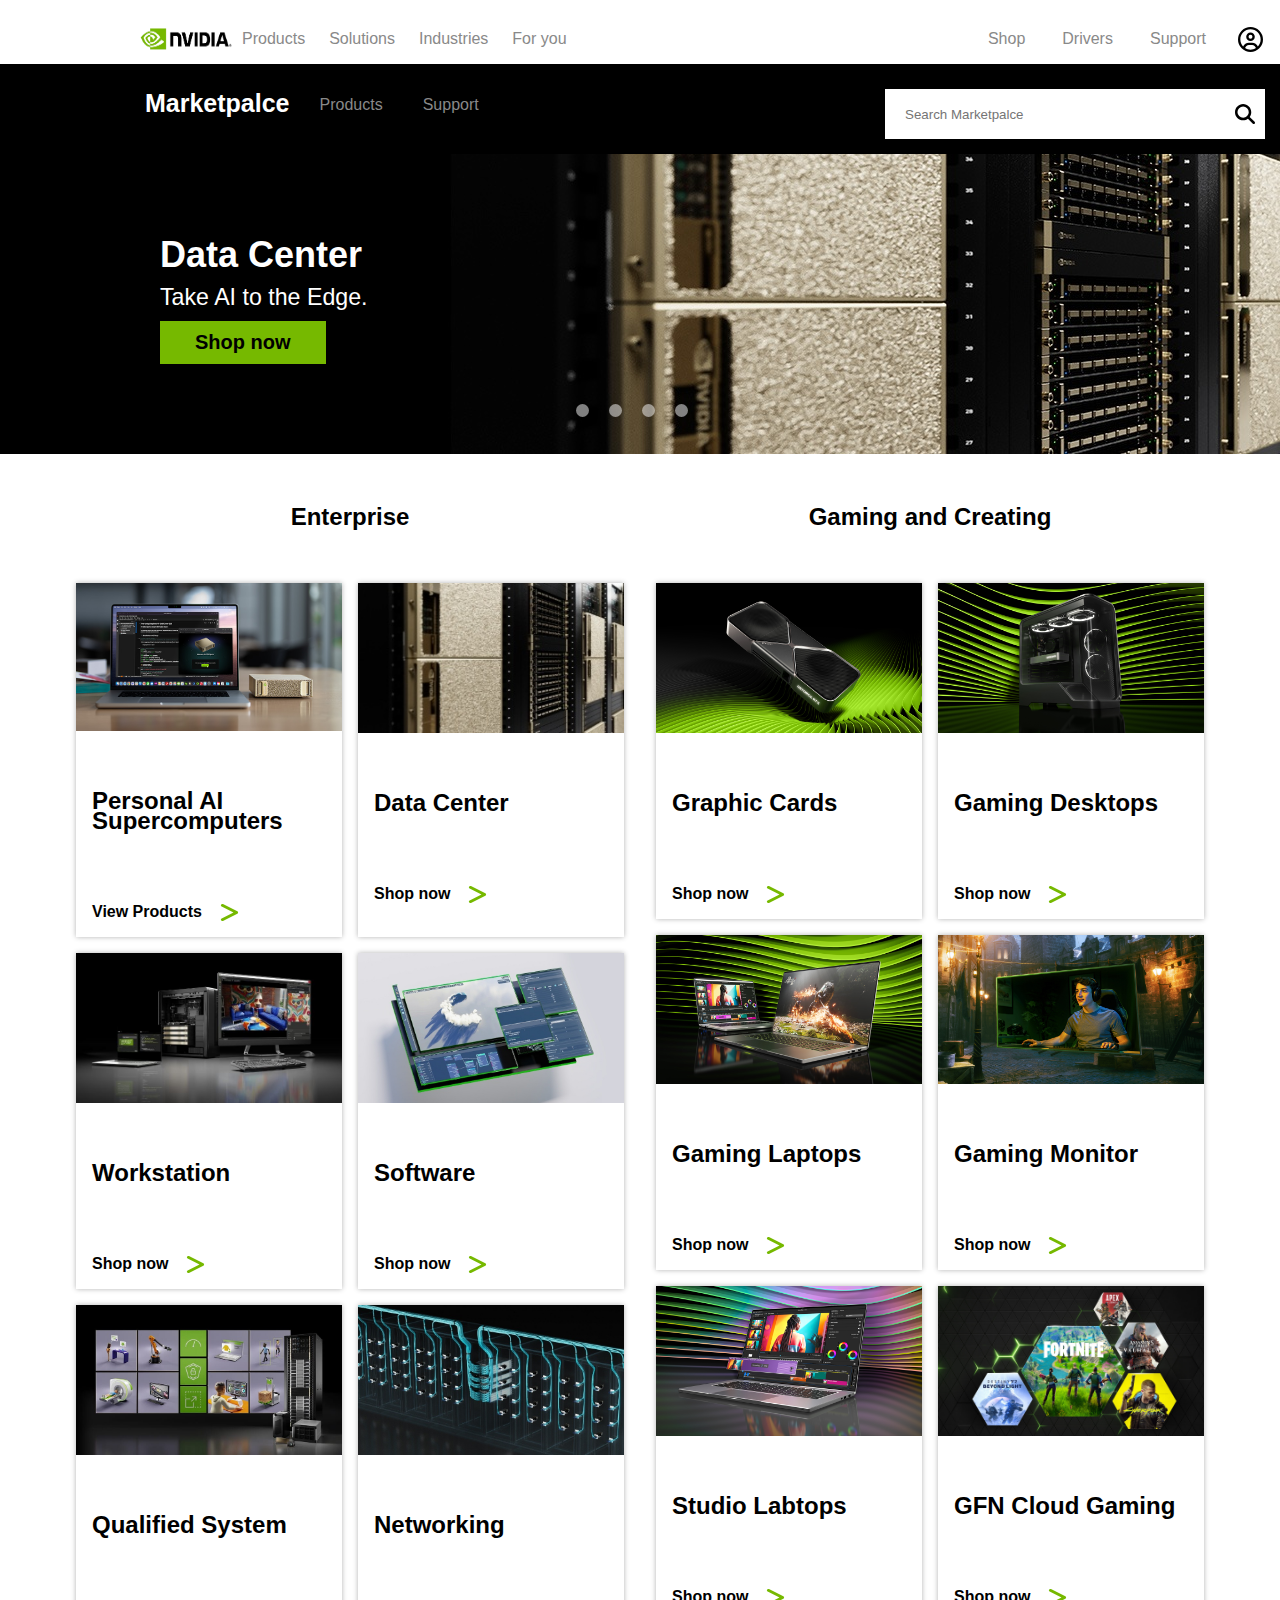
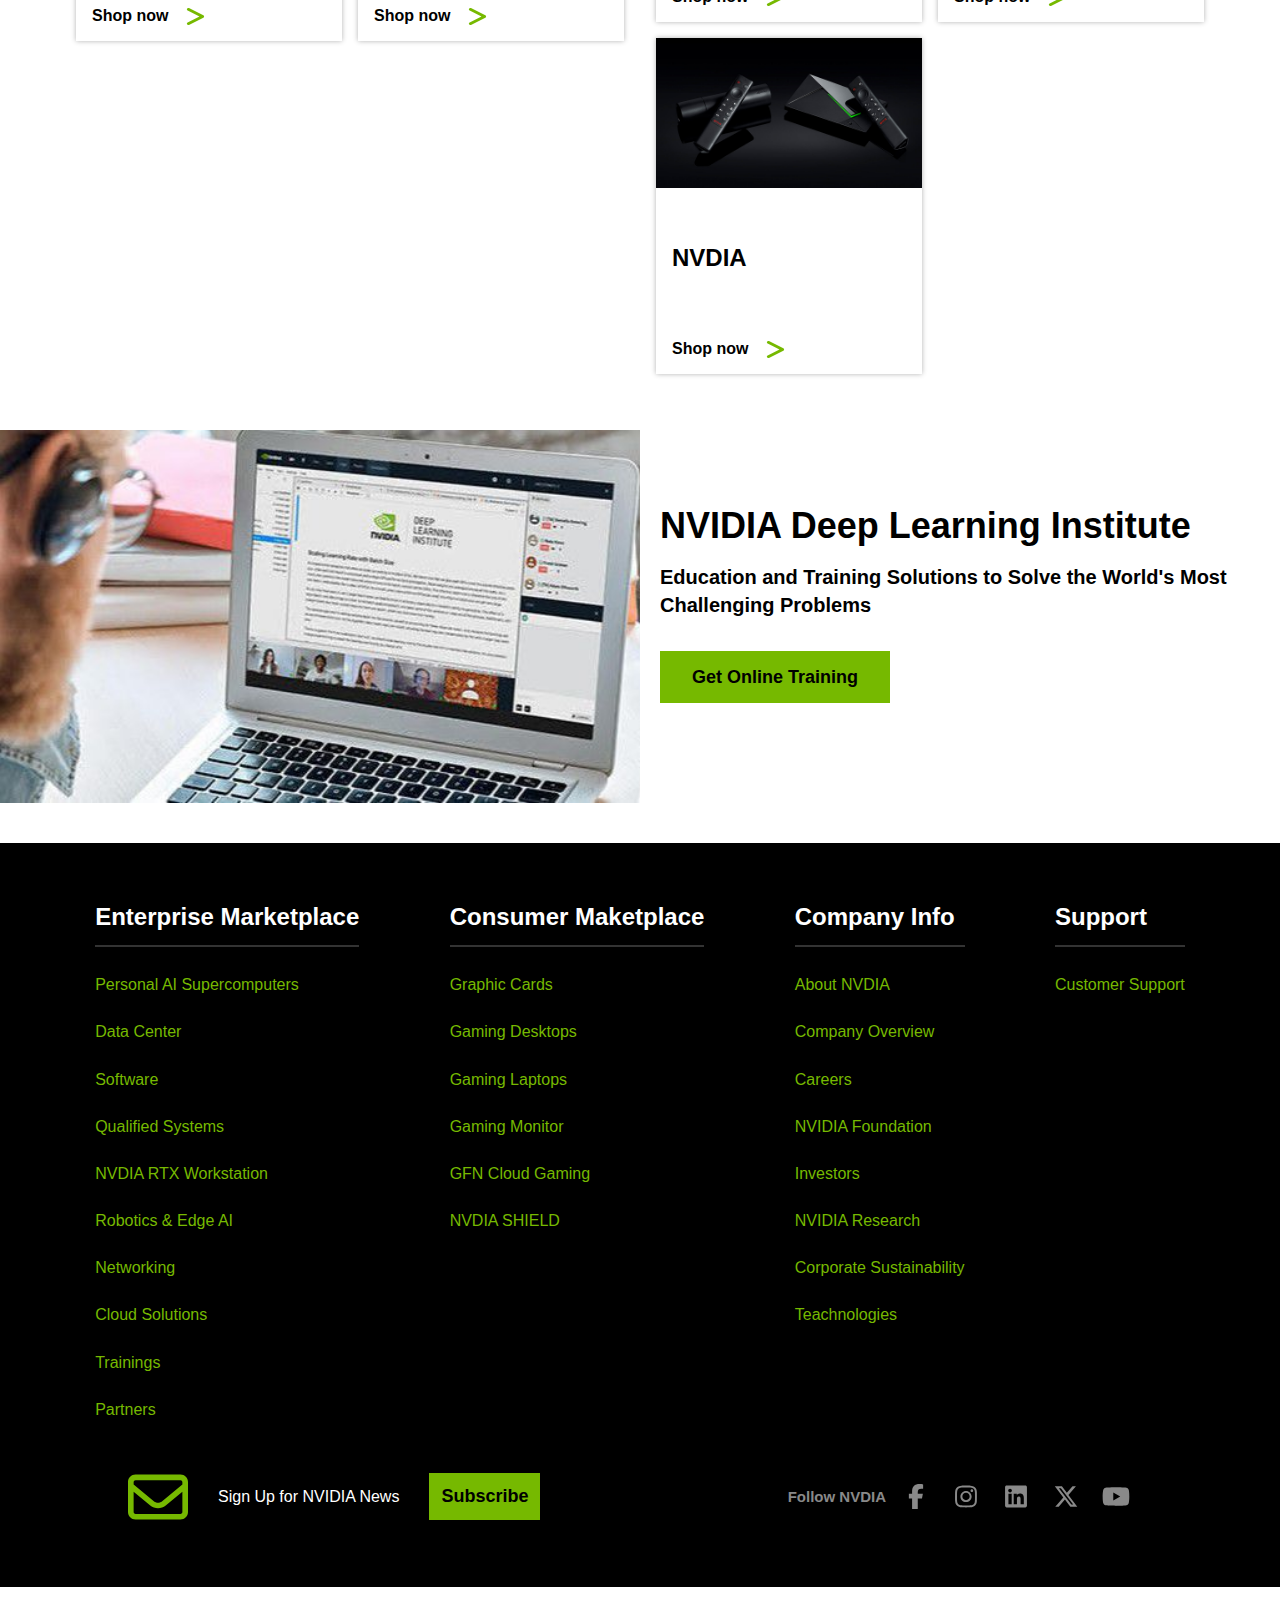
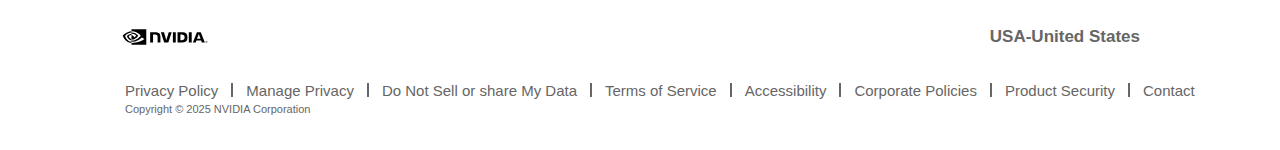
<file: index.html>
<!DOCTYPE html>
<html lang="en">
<head>
    <meta charset="UTF-8">
    <meta name="viewport" content="width=device-width, initial-scale=1.0">
    <link rel="stylesheet" href="./Web/style.css">
    <link href="https://fonts.cdnfonts.com/css/handelgothic-bt" rel="stylesheet">
    <!-- <link rel="stylesheet" href="https://cdnjs.cloudflare.com/ajax/libs/fontawesome-iconpicker/3.2.0/js/fontawesome-iconpicker.min.js">
    <script src="https://cdnjs.cloudflare.com/ajax/libs/fontawesome-iconpicker/3.2.0/js/fontawesome-iconpicker.min.js" integrity="sha512-7dlzSK4Ulfm85ypS8/ya0xLf3NpXiML3s6HTLu4qDq7WiJWtLLyrXb9putdP3/1umwTmzIvhuu9EW7gHYSVtCQ==" crossorigin="anonymous" referrerpolicy="no-referrer"></script>
     -->
    <link rel="stylesheet" href="https://cdnjs.cloudflare.com/ajax/libs/font-awesome/4.7.0/css/font-awesome.min.css">         
    <title>INT150_Project</title>
</head>
<body>
    <!-- Frist-Navbar -->
    <div class="allnav">
        <div class="navdiv">
            <nav class="navbar hidden-phone">
    
                <ul class="top-nav">
                    <div class="bar">
                        <div class="logo"><a href="#"><img class="logo" src="./image/logo-removebg-preview.png" alt=""></a>
                        </div>
                        <li><a href="#">Products</a></li>
                        <li><a href="#">Solutions</a></li>
                        <li><a href="#">Industries</a></li>
                        <li><a href="#">For you </a></li>
    
                    </div>
    
                    <ul class="nav-right">
                        <li><a href="#">Shop</a></li>
                        <li><a href="#">Drivers</a></li>
                        <li><a href="#">Support</a></li>
                        <a class="user" href=""><svg xmlns="http://www.w3.org/2000/svg"
                                viewBox="0 0 512 512"><!--!Font Awesome Free 6.7.2 by @fontawesome - https://fontawesome.com License - https://fontawesome.com/license/free Copyright 2025 Fonticons, Inc.-->
                                <path
                                    d="M406.5 399.6C387.4 352.9 341.5 320 288 320l-64 0c-53.5 0-99.4 32.9-118.5 79.6C69.9 362.2 48 311.7 48 256C48 141.1 141.1 48 256 48s208 93.1 208 208c0 55.7-21.9 106.2-57.5 143.6zm-40.1 32.7C334.4 452.4 296.6 464 256 464s-78.4-11.6-110.5-31.7c7.3-36.7 39.7-64.3 78.5-64.3l64 0c38.8 0 71.2 27.6 78.5 64.3zM256 512A256 256 0 1 0 256 0a256 256 0 1 0 0 512zm0-272a40 40 0 1 1 0-80 40 40 0 1 1 0 80zm-88-40a88 88 0 1 0 176 0 88 88 0 1 0 -176 0z" />
                            </svg></a>
                    </ul>
                </ul>
    
            </nav>
            <!-- nav for mobile -->
            <div class="nav-mobile hidden-com " ;">
                <div class="mobile">
                    <a class="bar" href="#"><svg xmlns="http://www.w3.org/2000/svg"
                            viewBox="0 0 448 512"><!--!Font Awesome Free 6.7.2 by @fontawesome - https://fontawesome.com License - https://fontawesome.com/license/free Copyright 2025 Fonticons, Inc.-->
                            <path
                                d="M0 96C0 78.3 14.3 64 32 64l384 0c17.7 0 32 14.3 32 32s-14.3 32-32 32L32 128C14.3 128 0 113.7 0 96zM0 256c0-17.7 14.3-32 32-32l384 0c17.7 0 32 14.3 32 32s-14.3 32-32 32L32 288c-17.7 0-32-14.3-32-32zM448 416c0 17.7-14.3 32-32 32L32 448c-17.7 0-32-14.3-32-32s14.3-32 32-32l384 0c17.7 0 32 14.3 32 32z" />
                        </svg></a>
                    <a class="glass" href="#"><svg xmlns="http://www.w3.org/2000/svg"viewBox="0 0 512 512"><!--!Font Awesome Free 6.7.2 by @fontawesome - https://fontawesome.com License - https://fontawesome.com/license/free Copyright 2025 Fonticons, Inc.-->
                            <path
                                d="M416 208c0 45.9-14.9 88.3-40 122.7L502.6 457.4c12.5 12.5 12.5 32.8 0 45.3s-32.8 12.5-45.3 0L330.7 376c-34.4 25.2-76.8 40-122.7 40C93.1 416 0 322.9 0 208S93.1 0 208 0S416 93.1 416 208zM208 352a144 144 0 1 0 0-288 144 144 0 1 0 0 288z" />
                        </svg></a>
                </div>
    
                <!-- logo-mobile -->
                <div class="logo-mobile">
                    <img src="./image/logo-removebg-preview.png" alt="">
    
                    <!-- <div class="nv-logo">
        
                        </div> -->
                    <!-- logo user -->
                </div>
                <div class="user-logo">
                    <a href="#"><svg id="user-nv" xmlns="http://www.w3.org/2000/svg"
                            viewBox="0 0 512 512"><!--!Font Awesome Free 6.7.2 by @fontawesome - https://fontawesome.com License - https://fontawesome.com/license/free Copyright 2025 Fonticons, Inc.-->
                            <path
                                d="M406.5 399.6C387.4 352.9 341.5 320 288 320l-64 0c-53.5 0-99.4 32.9-118.5 79.6C69.9 362.2 48 311.7 48 256C48 141.1 141.1 48 256 48s208 93.1 208 208c0 55.7-21.9 106.2-57.5 143.6zm-40.1 32.7C334.4 452.4 296.6 464 256 464s-78.4-11.6-110.5-31.7c7.3-36.7 39.7-64.3 78.5-64.3l64 0c38.8 0 71.2 27.6 78.5 64.3zM256 512A256 256 0 1 0 256 0a256 256 0 1 0 0 512zm0-272a40 40 0 1 1 0-80 40 40 0 1 1 0 80zm-88-40a88 88 0 1 0 176 0 88 88 0 1 0 -176 0z" />
                        </svg></a>
    
                </div>
            </div>
        </div>
        <!-- Second-navbar -->
        <div class="navdiv2">
            <ul class="sec-nav">
                <div class="space">
                    <b>Marketpalce</b>
                    <a href="#">Products </a>
                    <a href="#">Support</a>
                </div>
                <!-- bar mobile -->
                <div class="bar-2">
                    <svg id="burger" aria-hidden="true" focusable="false" data-prefix="fas" data-icon="bars"
                        class="svg-inline--fa fa-bars " role="img" xmlns="http://www.w3.org/2000/svg" viewBox="0 0 448 512"
                        color="#fff" font-size="20">
                        <path fill="currentColor"
                            d="M0 96C0 78.3 14.3 64 32 64l384 0c17.7 0 32 14.3 32 32s-14.3 32-32 32L32 128C14.3 128 0 113.7 0 96zM0 256c0-17.7 14.3-32 32-32l384 0c17.7 0 32 14.3 32 32s-14.3 32-32 32L32 288c-17.7 0-32-14.3-32-32zM448 416c0 17.7-14.3 32-32 32L32 448c-17.7 0-32-14.3-32-32s14.3-32 32-32l384 0c17.7 0 32 14.3 32 32z">
                        </path>
                    </svg>
    
                </div>
    
    
                <div class="search">
                    <input class="search-box" type="text" placeholder="Search Marketpalce">
                    <a class="search-2" href=""><svg  xmlns="http://www.w3.org/2000/svg" viewBox="0 0 512 512" style="width: 20px; "><!--!Font Awesome Free 6.7.2 by @fontawesome - https://fontawesome.com License - https://fontawesome.com/license/free Copyright 2025 Fonticons, Inc.--><path style="fill: black;" d="M416 208c0 45.9-14.9 88.3-40 122.7L502.6 457.4c12.5 12.5 12.5 32.8 0 45.3s-32.8 12.5-45.3 0L330.7 376c-34.4 25.2-76.8 40-122.7 40C93.1 416 0 322.9 0 208S93.1 0 208 0S416 93.1 416 208zM208 352a144 144 0 1 0 0-288 144 144 0 1 0 0 288z"/></svg></a>
                </div>
    
            </ul>
    
        </div>
    </div>
<!-- carousel content -->
    <div class="carousel-content">
        <div class="carousel-image">
            <div class="slides" id="slide1">
                <div class="slide-content">
                    <h1>NVIDIA DGX Spark</h1>
                    <p>Thin and Powerful GeForce Laptops</p>
                    <a href="">
                        <button>Reserve Now</button></a>
                </div>
            </div>
            <div class="slides" id="slide2">
                 <div class="slide-content">
                    <h1>Data Center</h1>
                    <p>Take AI to the Edge.</p>
                    <a href="">
                        <button>Shop now</button></a>
                </div>
            </div>
            <!-- <div class="slides" id="brokecontainer">
                <h1>hwdwjoi</h1 >
                <img id="broke" src="/image/geforce-rtx-50-series-ari.jpg" alt="geforce" style="width: 100%;">
            </div> -->
            <!-- got problem in 3  -->
            <div class="slides" id="slide3">
                <div class="slide-content">
                    <h1>Robotics Marketplace</h1>
                    <p>Buy the latest developer kits</p>
                    <a href="">
                        <button>Shop now</button></a>
                </div>
            </div>
            <div class="slides" id="slide4">
                <div class="slide-content">
                    <h1>Worker by Day. Warrior by Night.</h1>
                    <p>Thin and Powerful GeForce Laptops</p>
                    <a href="">
                        <button>Shop now</button></a>
                </div>
            </div>
            
            
        </div>
        <div class="dots">
                <a class="dot" onclick="currentSlide(1)"></a> 
                <a class="dot" onclick="currentSlide(2)"></a> 
                <!-- <a class="dot" onclick="currentSlide(3)"></a>  -->
                <a class="dot" onclick="currentSlide(3)"></a> 
                <a class="dot" onclick="currentSlide(4)"></a> 
        </div>
        
        
    </div>
<div class="fomat"
    <div class="col-flex">
        <div class="enterprise-col">
            <h3>Enterprise</h3>

            <div class="row-en">
                <div class="card">
                    
                    <!-- Personal AI -->
                    <div class="header">
                        <div class="image-container">
                            <img  src="./image/dgx-spark.jpg" alt="Personal AI">
                        </div>
                        <h3>Personal AI Supercomputers</h3>
                        <div class="chevron">
                            <h4>View Products</h4> 
                            <a href="#"><svg xmlns="http://www.w3.org/2000/svg" viewBox="0 0 384 512"><!--!Font Awesome Free 6.7.2 by @fontawesome - https://fontawesome.com License - https://fontawesome.com/license/free Copyright 2025 Fonticons, Inc.--><path d="M3.4 81.7c-7.9 15.8-1.5 35 14.3 42.9L280.5 256 17.7 387.4C1.9 395.3-4.5 414.5 3.4 430.3s27.1 22.2 42.9 14.3l320-160c10.8-5.4 17.7-16.5 17.7-28.6s-6.8-23.2-17.7-28.6l-320-160c-15.8-7.9-35-1.5-42.9 14.3z"/></svg></a>
                        </div>
                    </div>
                        <!-- data -->
                        <div class="header" >
                            <div class="image-container">
                                <img  src="./image/data-center.jpg" alt="Data Center">
                            </div>
                            <h3>Data Center</h3>
                            <div class="chevron">
                                <h4>Shop now</h4> 
                                <a href="#"><svg xmlns="http://www.w3.org/2000/svg" viewBox="0 0 384 512"><!--!Font Awesome Free 6.7.2 by @fontawesome - https://fontawesome.com License - https://fontawesome.com/license/free Copyright 2025 Fonticons, Inc.--><path d="M3.4 81.7c-7.9 15.8-1.5 35 14.3 42.9L280.5 256 17.7 387.4C1.9 395.3-4.5 414.5 3.4 430.3s27.1 22.2 42.9 14.3l320-160c10.8-5.4 17.7-16.5 17.7-28.6s-6.8-23.2-17.7-28.6l-320-160c-15.8-7.9-35-1.5-42.9 14.3z"/></svg></a>
                               
                            </div>
                        </div>
                    
                    
                        <!-- workstations -->
                         <div class="header">
                            <img src="./image/workstation.png" alt="workstation">
                            <h3>Workstation</h3>
                            <div class="chevron"> 
                                <h4>Shop now</h4>
                                <a href="#"><svg xmlns="http://www.w3.org/2000/svg" viewBox="0 0 384 512"><!--!Font Awesome Free 6.7.2 by @fontawesome - https://fontawesome.com License - https://fontawesome.com/license/free Copyright 2025 Fonticons, Inc.--><path d="M3.4 81.7c-7.9 15.8-1.5 35 14.3 42.9L280.5 256 17.7 387.4C1.9 395.3-4.5 414.5 3.4 430.3s27.1 22.2 42.9 14.3l320-160c10.8-5.4 17.7-16.5 17.7-28.6s-6.8-23.2-17.7-28.6l-320-160c-15.8-7.9-35-1.5-42.9 14.3z"/></svg></a>
                            </div>
                         </div>
                    

                    
                        <!-- Software -->
                     <div class="header">
                        <img src="./image/softwareTablets.jpg" alt="Software">
                        <h3>Software</h3>
                        <div class="chevron">
                            <h4>Shop now</h4>
                            <a href="#"><svg xmlns="http://www.w3.org/2000/svg" viewBox="0 0 384 512"><!--!Font Awesome Free 6.7.2 by @fontawesome - https://fontawesome.com License - https://fontawesome.com/license/free Copyright 2025 Fonticons, Inc.--><path d="M3.4 81.7c-7.9 15.8-1.5 35 14.3 42.9L280.5 256 17.7 387.4C1.9 395.3-4.5 414.5 3.4 430.3s27.1 22.2 42.9 14.3l320-160c10.8-5.4 17.7-16.5 17.7-28.6s-6.8-23.2-17.7-28.6l-320-160c-15.8-7.9-35-1.5-42.9 14.3z"/></svg></a>
                        </div>
                     </div>
                   
                     
                   
                        <!-- Qualified System -->
                        <div class="header">
                        <img src="./image/qualifiedSystems.jpg" alt="Qualified System">
                        <h3>Qualified System</h3>
                        <div class="chevron">
                            <h4>Shop now</h4>
                            <a href="#"><svg xmlns="http://www.w3.org/2000/svg" viewBox="0 0 384 512"><!--!Font Awesome Free 6.7.2 by @fontawesome - https://fontawesome.com License - https://fontawesome.com/license/free Copyright 2025 Fonticons, Inc.--><path d="M3.4 81.7c-7.9 15.8-1.5 35 14.3 42.9L280.5 256 17.7 387.4C1.9 395.3-4.5 414.5 3.4 430.3s27.1 22.2 42.9 14.3l320-160c10.8-5.4 17.7-16.5 17.7-28.6s-6.8-23.2-17.7-28.6l-320-160c-15.8-7.9-35-1.5-42.9 14.3z"/></svg></a>
                        </div>
                     </div>
                    

                    
                     <!-- Networking -->
                     <div class="header">
                        <img src="./image/networking.png" alt="Networking">
                        <h3>Networking</h3>
                        <div class="chevron">
                            <h4>Shop now</h4>
                            <a href="#"><svg xmlns="http://www.w3.org/2000/svg" viewBox="0 0 384 512"><!--!Font Awesome Free 6.7.2 by @fontawesome - https://fontawesome.com License - https://fontawesome.com/license/free Copyright 2025 Fonticons, Inc.--><path d="M3.4 81.7c-7.9 15.8-1.5 35 14.3 42.9L280.5 256 17.7 387.4C1.9 395.3-4.5 414.5 3.4 430.3s27.1 22.2 42.9 14.3l320-160c10.8-5.4 17.7-16.5 17.7-28.6s-6.8-23.2-17.7-28.6l-320-160c-15.8-7.9-35-1.5-42.9 14.3z"/></svg></a>
                        </div>
                     </div>
                    

                     
                     
                </div>

            </div>
    
        </div>
        <!------------------------------- Gaming----------------------------------------- -->
        <div class="enterprise-game">
            <h3>Gaming and Creating</h3>
        
            <div class="row-game">
                <div class="card">
                    <!-- graphic cards -->
                    <div class="header2">
                        <img  src="./image/geforce-rtx-50-series-ari.jpg" alt="Graphic Cards">
                        <h3>Graphic Cards</h3>
                        <div class="chevron">
                            <h4>Shop now</h4>
                            <a href="#"><svg xmlns="http://www.w3.org/2000/svg" viewBox="0 0 384 512"><!--!Font Awesome Free 6.7.2 by @fontawesome - https://fontawesome.com License - https://fontawesome.com/license/free Copyright 2025 Fonticons, Inc.--><path d="M3.4 81.7c-7.9 15.8-1.5 35 14.3 42.9L280.5 256 17.7 387.4C1.9 395.3-4.5 414.5 3.4 430.3s27.1 22.2 42.9 14.3l320-160c10.8-5.4 17.7-16.5 17.7-28.6s-6.8-23.2-17.7-28.6l-320-160c-15.8-7.9-35-1.5-42.9 14.3z"/></svg></a>

                        </div>
                    </div>
                    
                    <!-- Gaming Desktops-->
                     <div class="header2">
                        <img src="./image/geforce-rtx-5070ti-nv-sfg-thumbnail-1920x1080.jpg" alt="Gaming Desktops">
                        <h3>Gaming Desktops</h3>
                        <div class="chevron">
                            <h4>Shop now</h4>
                            <a href="#"><svg xmlns="http://www.w3.org/2000/svg" viewBox="0 0 384 512"><!--!Font Awesome Free 6.7.2 by @fontawesome - https://fontawesome.com License - https://fontawesome.com/license/free Copyright 2025 Fonticons, Inc.--><path d="M3.4 81.7c-7.9 15.8-1.5 35 14.3 42.9L280.5 256 17.7 387.4C1.9 395.3-4.5 414.5 3.4 430.3s27.1 22.2 42.9 14.3l320-160c10.8-5.4 17.7-16.5 17.7-28.6s-6.8-23.2-17.7-28.6l-320-160c-15.8-7.9-35-1.5-42.9 14.3z"/></svg></a>

                        </div>
                     </div>
        
                     <!--Gaming Laptops  -->
                     <div class="header2">
                        <img src="./image/geforce-rtx-50-series-laptop-ari.jpg" alt="Gaming Laptops">
                        <h3>Gaming Laptops</h3>
                        <div class="chevron">
                            <h4>Shop now</h4>
                            <a href="#"><svg xmlns="http://www.w3.org/2000/svg" viewBox="0 0 384 512"><!--!Font Awesome Free 6.7.2 by @fontawesome - https://fontawesome.com License - https://fontawesome.com/license/free Copyright 2025 Fonticons, Inc.--><path d="M3.4 81.7c-7.9 15.8-1.5 35 14.3 42.9L280.5 256 17.7 387.4C1.9 395.3-4.5 414.5 3.4 430.3s27.1 22.2 42.9 14.3l320-160c10.8-5.4 17.7-16.5 17.7-28.6s-6.8-23.2-17.7-28.6l-320-160c-15.8-7.9-35-1.5-42.9 14.3z"/></svg></a>


                        </div>
                     </div>
        
                     <!-- Gaming Monitors -->
                     <div class="header2">
                        <img src="./image/nvidia-g-sync-gaming-monitors-ari.jpg" alt="Gaming Monitors">
                        <h3>Gaming Monitor</h3>
                        <div class="chevron">
                            <h4>Shop now</h4>
                            <a href="#"><svg xmlns="http://www.w3.org/2000/svg" viewBox="0 0 384 512"><!--!Font Awesome Free 6.7.2 by @fontawesome - https://fontawesome.com License - https://fontawesome.com/license/free Copyright 2025 Fonticons, Inc.--><path d="M3.4 81.7c-7.9 15.8-1.5 35 14.3 42.9L280.5 256 17.7 387.4C1.9 395.3-4.5 414.5 3.4 430.3s27.1 22.2 42.9 14.3l320-160c10.8-5.4 17.7-16.5 17.7-28.6s-6.8-23.2-17.7-28.6l-320-160c-15.8-7.9-35-1.5-42.9 14.3z"/></svg></a>
 
                        </div>
                     </div>
                    
                     <!-- Studio Labtops -->
                     <div class="header2">
                        <img src="./image/nvidia-studio-laptop-nv-sfg-thumbnail-1920x1080.jpg" alt="Studio Labtops">
                        <h3>Studio Labtops</h3>
                        <div class="chevron">
                            <h4>Shop now</h4>
                            <a href="#"><svg xmlns="http://www.w3.org/2000/svg" viewBox="0 0 384 512"><!--!Font Awesome Free 6.7.2 by @fontawesome - https://fontawesome.com License - https://fontawesome.com/license/free Copyright 2025 Fonticons, Inc.--><path d="M3.4 81.7c-7.9 15.8-1.5 35 14.3 42.9L280.5 256 17.7 387.4C1.9 395.3-4.5 414.5 3.4 430.3s27.1 22.2 42.9 14.3l320-160c10.8-5.4 17.7-16.5 17.7-28.6s-6.8-23.2-17.7-28.6l-320-160c-15.8-7.9-35-1.5-42.9 14.3z"/></svg></a>

                        </div>
                     </div>
                    <!-- GFN Cloud Gaming -->
                    <div class="header2">
                        <img src="./image/geforce-now-evens-4c25-P@2x.jpg" alt="GFN Cloud Gaming">
                        <h3>GFN Cloud Gaming</h3>
                        <div class="chevron">
                            <h4>Shop now</h4>
                            <a href="#"><svg xmlns="http://www.w3.org/2000/svg" viewBox="0 0 384 512"><!--!Font Awesome Free 6.7.2 by @fontawesome - https://fontawesome.com License - https://fontawesome.com/license/free Copyright 2025 Fonticons, Inc.--><path d="M3.4 81.7c-7.9 15.8-1.5 35 14.3 42.9L280.5 256 17.7 387.4C1.9 395.3-4.5 414.5 3.4 430.3s27.1 22.2 42.9 14.3l320-160c10.8-5.4 17.7-16.5 17.7-28.6s-6.8-23.2-17.7-28.6l-320-160c-15.8-7.9-35-1.5-42.9 14.3z"/></svg></a>

                        </div>
                     </div>
        
                     <!-- NVDIA -->
                     <div class="header2">
                        <img src="./image/nvidia-shield-evens-4c25-P@2x.jpg" alt="NVDIA">
                        <h3>NVDIA</h3>
                        <div class="chevron">
                            <h4>Shop now</h4>
                            <a href="#"><svg xmlns="http://www.w3.org/2000/svg" viewBox="0 0 384 512"><!--!Font Awesome Free 6.7.2 by @fontawesome - https://fontawesome.com License - https://fontawesome.com/license/free Copyright 2025 Fonticons, Inc.--><path d="M3.4 81.7c-7.9 15.8-1.5 35 14.3 42.9L280.5 256 17.7 387.4C1.9 395.3-4.5 414.5 3.4 430.3s27.1 22.2 42.9 14.3l320-160c10.8-5.4 17.7-16.5 17.7-28.6s-6.8-23.2-17.7-28.6l-320-160c-15.8-7.9-35-1.5-42.9 14.3z"/></svg></a>

                        </div>
                     </div>
        
                     </div>
                </div>
            </div>
        
        </div>
</div>
   
<!-- container- fluid -->
 <section class="bottom-banner">
    <div class="banner-container">
        <img src="./carousel/hand-on.jpg" alt="banner-image">
       <div class="home-banner">
        <div class="content-text">
            <h2>NVIDIA Deep Learning Institute</h2>
            <p>Education and Training Solutions to Solve the World's Most Challenging Problems</p>
            <a href="btn btn-primary">Get Online Training</a>
        </div>
       </div>
    </div>
 </section>

 <!-- -----------------------------------Footer 1 -------------------------- -->
 <footer class=" footer">
    <div class="footer-container">
        <div class="row">
            <!------------------------- topic and data in footer------------------------ -->
             <!-- Enterprise Marketplace -->
              
            <div class="footer-col">
                <h4>Enterprise Marketplace </h4>
                <ul>
                    <a href="#"><li>Personal AI Supercomputers</li></a>
                    <a href="#"><li>Data Center</li></a>
                    <a href="#"><li>Software</li></a>
                    <a href="#"><li>Qualified Systems</li></a>
                    <a href="#"><li>NVDIA RTX Workstation</li></a>
                    <a href="#"><li>Robotics & Edge AI</li></a>
                    <a href="#"><li>Networking</li></a>
                    <a href="#"><li>Cloud Solutions</li></a>
                    <a href="#"><li>Trainings</li></a>
                    <a href="#"><li>Partners</li></a>
                </ul>
            </div>
            <!-- Consumer Maketplace -->
            <div class="footer-col">
                <h4>Consumer Maketplace</h4>
                <ul>
                    <a href="#"><li>Graphic Cards</li></a>
                    <a href="#"><li>Gaming Desktops</li></a>
                    <a href="#"><li>Gaming Laptops</li></a>
                    <a href="#"><li>Gaming Monitor</li></a>
                    <a href="#"><li>GFN Cloud Gaming</li></a>
                    <a href="#"><li>NVDIA SHIELD</li></a>
                    
                </ul>
            </div>
            <!-- Company Info -->
            <div class="footer-col">
                <h4>Company Info</h4>
                <ul>
                    <a href="#"><li>About NVDIA</li></a>
                    <a href="#"><li>Company Overview</li></a>
                    <a href="#"><li>Careers</li></a>
                    <a href="#"><li>NVIDIA Foundation</li></a>
                    <a href="#"><li>Investors</li></a>
                    <a href="#"><li>NVIDIA Research</li></a>
                    <a href="#"><li>Corporate Sustainability</li></a>
                    <a href="#"><li>Teachnologies</li></a>
                </ul>
            </div>
            <!-- Supports -->
            <div class="footer-col">
                <h4>Support</h4>
                <ul>
                    <a href="#"><li>Customer Support</li></a>
                </ul>
            </div>

        </div>
        <!-- Sign up footer -->
        <div class="subscribe">
            <div class="sub">
                <svg xmlns="http://www.w3.org/2000/svg" viewBox="0 0 512 512" width="60px"><!--!Font Awesome Free 6.7.2 by @fontawesome - https://fontawesome.com License - https://fontawesome.com/license/free Copyright 2025 Fonticons, Inc.--><path d="M64 112c-8.8 0-16 7.2-16 16l0 22.1L220.5 291.7c20.7 17 50.4 17 71.1 0L464 150.1l0-22.1c0-8.8-7.2-16-16-16L64 112zM48 212.2L48 384c0 8.8 7.2 16 16 16l384 0c8.8 0 16-7.2 16-16l0-171.8L322 328.8c-38.4 31.5-93.7 31.5-132 0L48 212.2zM0 128C0 92.7 28.7 64 64 64l384 0c35.3 0 64 28.7 64 64l0 256c0 35.3-28.7 64-64 64L64 448c-35.3 0-64-28.7-64-64L0 128z"/></svg>
                <span>Sign Up for NVIDIA News</span>
                <a href="btn btn-second">Subscribe</a>
            </div>
            <div>
                <div class="follow">
                    <h2 id="icon1">Follow NVDIA</h2>
                    <svg id="icon2" xmlns="http://www.w3.org/2000/svg" viewBox="0 0 320 512"><!--!Font Awesome Free 6.7.2 by @fontawesome - https://fontawesome.com License - https://fontawesome.com/license/free Copyright 2025 Fonticons, Inc.--><path d="M80 299.3V512H196V299.3h86.5l18-97.8H196V166.9c0-51.7 20.3-71.5 72.7-71.5c16.3 0 29.4 .4 37 1.2V7.9C291.4 4 256.4 0 236.2 0C129.3 0 80 50.5 80 159.4v42.1H14v97.8H80z"/></svg>
                    <svg id="icon3" xmlns="http://www.w3.org/2000/svg" viewBox="0 0 448 512"><!--!Font Awesome Free 6.7.2 by @fontawesome - https://fontawesome.com License - https://fontawesome.com/license/free Copyright 2025 Fonticons, Inc.--><path d="M224.1 141c-63.6 0-114.9 51.3-114.9 114.9s51.3 114.9 114.9 114.9S339 319.5 339 255.9 287.7 141 224.1 141zm0 189.6c-41.1 0-74.7-33.5-74.7-74.7s33.5-74.7 74.7-74.7 74.7 33.5 74.7 74.7-33.6 74.7-74.7 74.7zm146.4-194.3c0 14.9-12 26.8-26.8 26.8-14.9 0-26.8-12-26.8-26.8s12-26.8 26.8-26.8 26.8 12 26.8 26.8zm76.1 27.2c-1.7-35.9-9.9-67.7-36.2-93.9-26.2-26.2-58-34.4-93.9-36.2-37-2.1-147.9-2.1-184.9 0-35.8 1.7-67.6 9.9-93.9 36.1s-34.4 58-36.2 93.9c-2.1 37-2.1 147.9 0 184.9 1.7 35.9 9.9 67.7 36.2 93.9s58 34.4 93.9 36.2c37 2.1 147.9 2.1 184.9 0 35.9-1.7 67.7-9.9 93.9-36.2 26.2-26.2 34.4-58 36.2-93.9 2.1-37 2.1-147.8 0-184.8zM398.8 388c-7.8 19.6-22.9 34.7-42.6 42.6-29.5 11.7-99.5 9-132.1 9s-102.7 2.6-132.1-9c-19.6-7.8-34.7-22.9-42.6-42.6-11.7-29.5-9-99.5-9-132.1s-2.6-102.7 9-132.1c7.8-19.6 22.9-34.7 42.6-42.6 29.5-11.7 99.5-9 132.1-9s102.7-2.6 132.1 9c19.6 7.8 34.7 22.9 42.6 42.6 11.7 29.5 9 99.5 9 132.1s2.7 102.7-9 132.1z"/></svg>
                    <svg id="icon4" xmlns="http://www.w3.org/2000/svg" viewBox="0 0 448 512"><!--!Font Awesome Free 6.7.2 by @fontawesome - https://fontawesome.com License - https://fontawesome.com/license/free Copyright 2025 Fonticons, Inc.--><path d="M416 32H31.9C14.3 32 0 46.5 0 64.3v383.4C0 465.5 14.3 480 31.9 480H416c17.6 0 32-14.5 32-32.3V64.3c0-17.8-14.4-32.3-32-32.3zM135.4 416H69V202.2h66.5V416zm-33.2-243c-21.3 0-38.5-17.3-38.5-38.5S80.9 96 102.2 96c21.2 0 38.5 17.3 38.5 38.5 0 21.3-17.2 38.5-38.5 38.5zm282.1 243h-66.4V312c0-24.8-.5-56.7-34.5-56.7-34.6 0-39.9 27-39.9 54.9V416h-66.4V202.2h63.7v29.2h.9c8.9-16.8 30.6-34.5 62.9-34.5 67.2 0 79.7 44.3 79.7 101.9V416z"/></svg>
                    <svg id="icon5" xmlns="http://www.w3.org/2000/svg" viewBox="0 0 512 512"><!--!Font Awesome Free 6.7.2 by @fontawesome - https://fontawesome.com License - https://fontawesome.com/license/free Copyright 2025 Fonticons, Inc.--><path d="M389.2 48h70.6L305.6 224.2 487 464H345L233.7 318.6 106.5 464H35.8L200.7 275.5 26.8 48H172.4L272.9 180.9 389.2 48zM364.4 421.8h39.1L151.1 88h-42L364.4 421.8z"/></svg>
                    <svg id="icon6" xmlns="http://www.w3.org/2000/svg" viewBox="0 0 576 512"><!--!Font Awesome Free 6.7.2 by @fontawesome - https://fontawesome.com License - https://fontawesome.com/license/free Copyright 2025 Fonticons, Inc.--><path d="M549.7 124.1c-6.3-23.7-24.8-42.3-48.3-48.6C458.8 64 288 64 288 64S117.2 64 74.6 75.5c-23.5 6.3-42 24.9-48.3 48.6-11.4 42.9-11.4 132.3-11.4 132.3s0 89.4 11.4 132.3c6.3 23.7 24.8 41.5 48.3 47.8C117.2 448 288 448 288 448s170.8 0 213.4-11.5c23.5-6.3 42-24.2 48.3-47.8 11.4-42.9 11.4-132.3 11.4-132.3s0-89.4-11.4-132.3zm-317.5 213.5V175.2l142.7 81.2-142.7 81.2z"/></svg>
                </div>
            </div>
        </div>
        
    </div>

    <div class="global-footer"> 
        <div class="global">
            <img src="./image/Nvidia-Horizontal-Black-Logo.wine.svg" width="110" height="40" alt="">
            <div class="USA">
                <span>USA-United States</span>
            </div>

        </div>
        <div class="global-contain">
            <div class="link-row">
                <div class="nav-link">
                    <a href="#"><li>Privacy Policy</li></a> <span class="line"></span>
                    <a href="#"><li>Manage Privacy</li></a> <span class="line"></span>
                    <a href="#"><li>Do Not Sell or share My Data</li></a> <span class="line"></span>
                    <a href="#"><li>Terms of Service</li></a> <span class="line"></span>
                    <a href="#"><li>Accessibility</li></a> <span class="line"></span>
                    <a href="#"><li>Corporate Policies</li></a> <span class="line"></span>
                    <a href="#"><li>Product Security</li></a> <span class="line"></span>
                    <a href="#"><li>Contact</li></a> 
                    
                </div>
                <div class="copyright">
                    Copyright © 
                    2025
                    NVIDIA Corporation
                </div>

            </div>
        </div>
    </div>
    
</footer>
    

<script src="./Web/test.js"></script>    
</body>

</html>
</file>
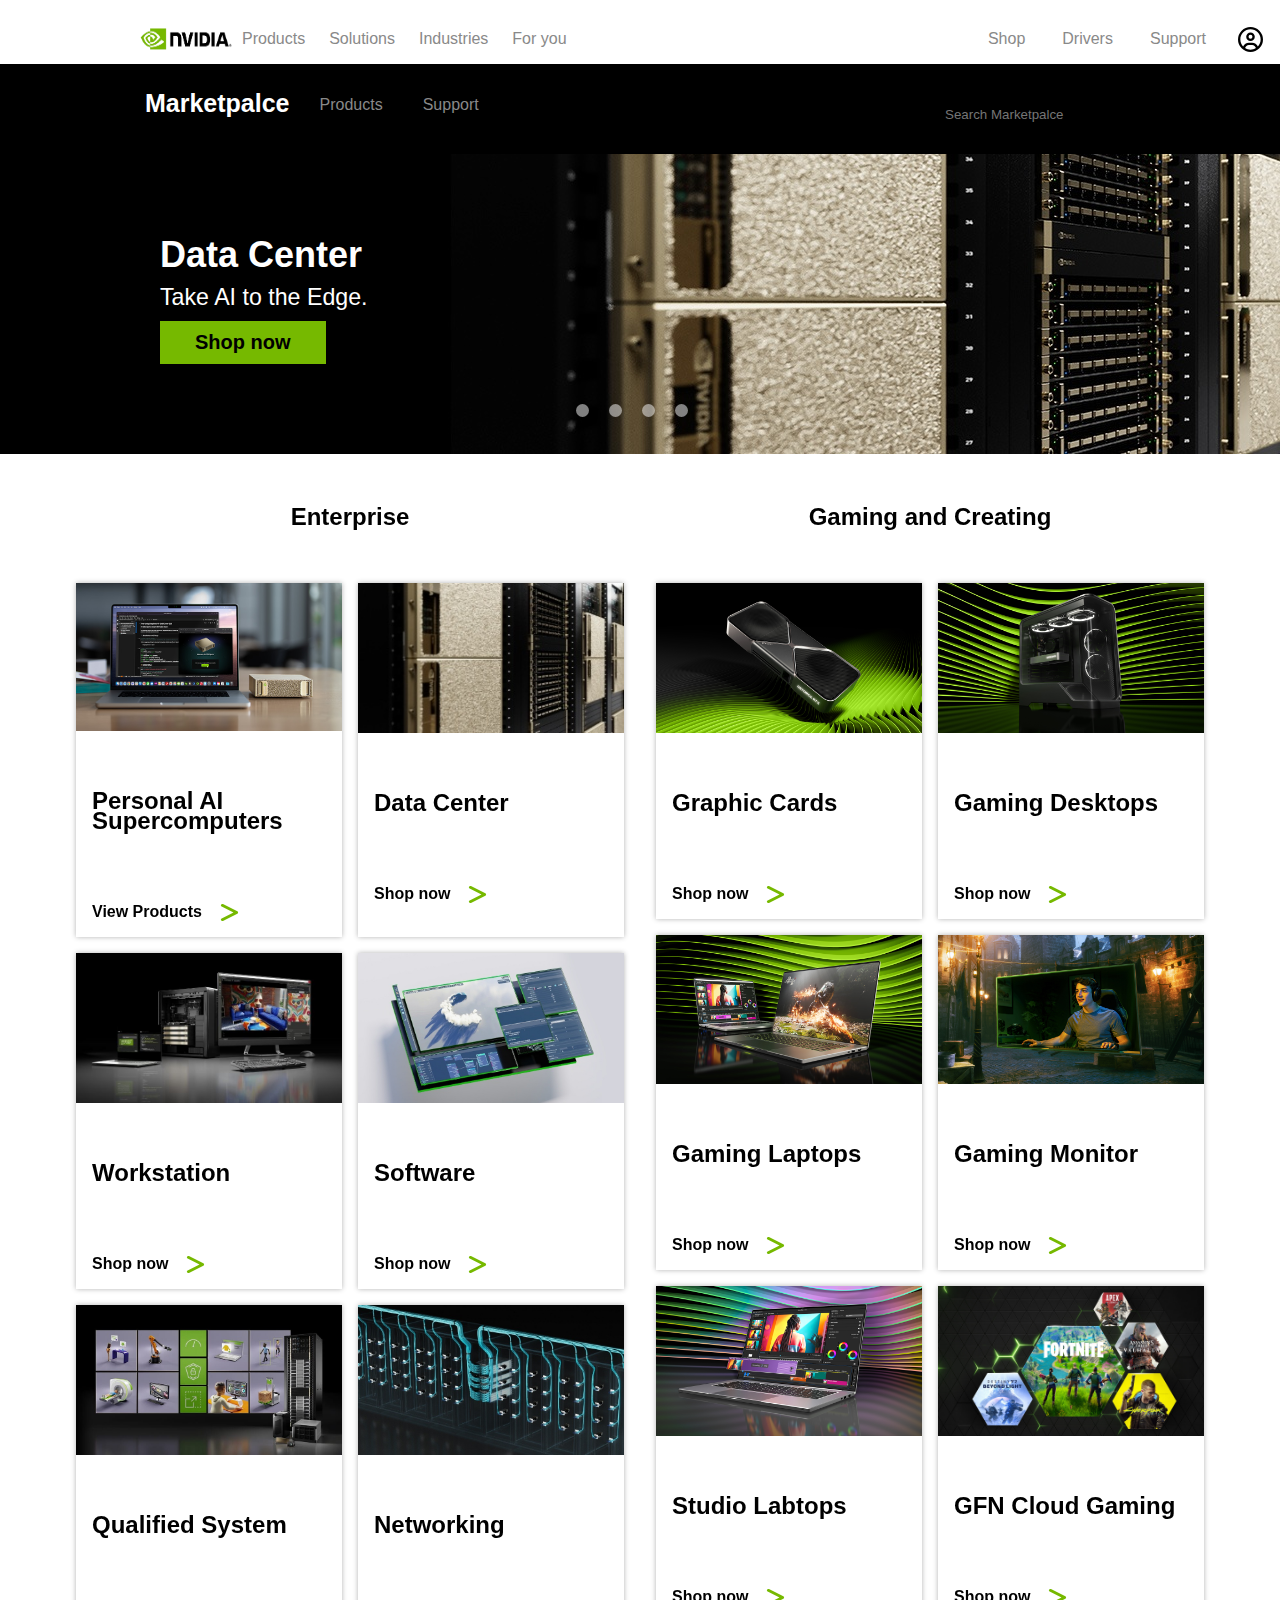
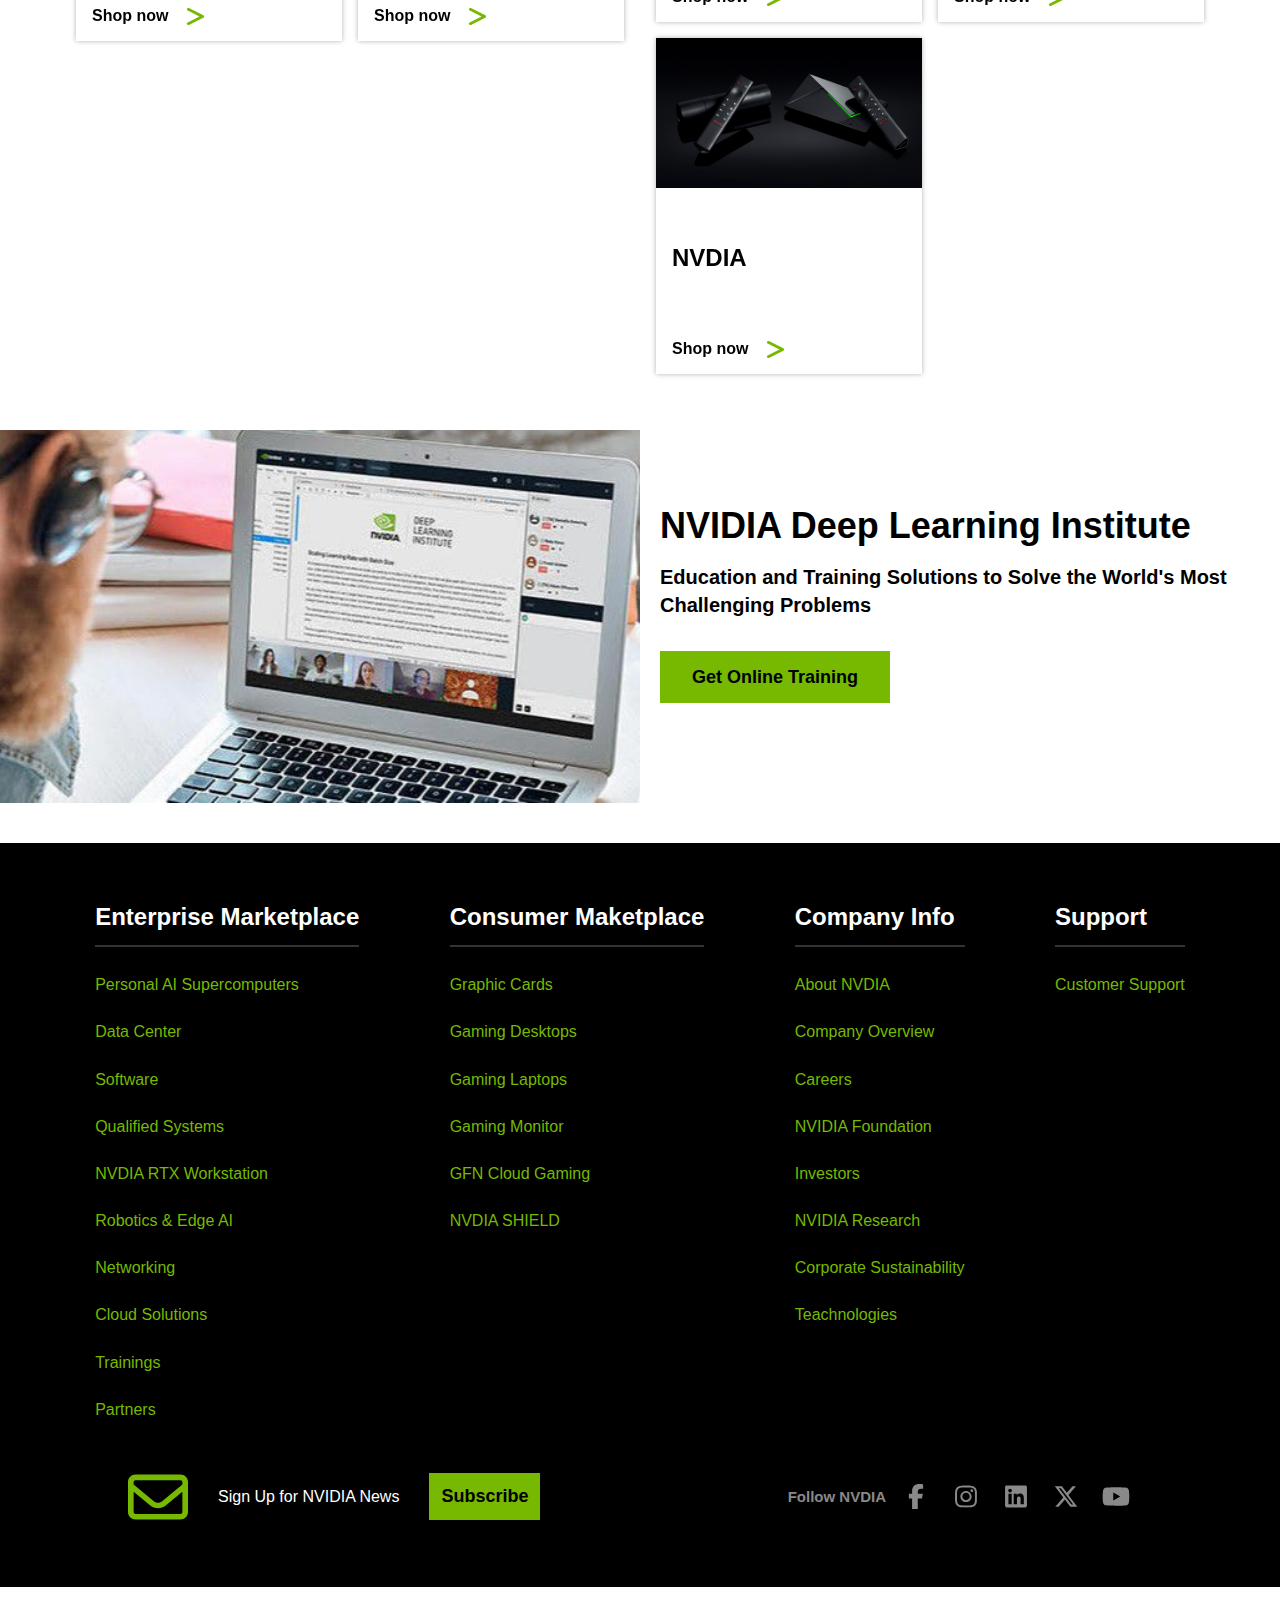
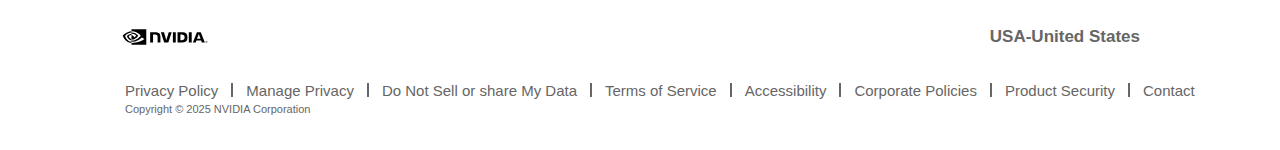
<file: Web/index.html>
<!DOCTYPE html>
<html lang="en">
<head>
    <meta charset="UTF-8">
    <meta name="viewport" content="width=device-width, initial-scale=1.0">
    <link rel="stylesheet" href="/Web/style.css">
    <link href="https://fonts.cdnfonts.com/css/handelgothic-bt" rel="stylesheet">
    <!-- <link rel="stylesheet" href="https://cdnjs.cloudflare.com/ajax/libs/fontawesome-iconpicker/3.2.0/js/fontawesome-iconpicker.min.js">
    <script src="https://cdnjs.cloudflare.com/ajax/libs/fontawesome-iconpicker/3.2.0/js/fontawesome-iconpicker.min.js" integrity="sha512-7dlzSK4Ulfm85ypS8/ya0xLf3NpXiML3s6HTLu4qDq7WiJWtLLyrXb9putdP3/1umwTmzIvhuu9EW7gHYSVtCQ==" crossorigin="anonymous" referrerpolicy="no-referrer"></script>
     -->
    <link rel="stylesheet" href="https://cdnjs.cloudflare.com/ajax/libs/font-awesome/4.7.0/css/font-awesome.min.css">         
    <title>INT150_Project</title>
</head>
<body>
    <!-- Frist-Navbar -->
        <div class="allnav">
            <div class="navdiv">
            <nav class="navbar hidden-phone">
               
                <ul class="top-nav">
                    <div class="bar">
                        <div class="logo"><a href="#"><img class="logo" src="/image/logo-removebg-preview.png" alt=""></a></div>
                        <li><a href="#">Products</a></li>
                        <li><a href="#">Solutions</a></li>
                        <li><a href="#">Industries</a></li>
                        <li><a href="#">For you </a></li>

                    </div>
                    
                    <ul class="nav-right">
                        <li><a href="#">Shop</a></li>
                        <li><a href="#">Drivers</a></li>
                        <li><a href="#">Support</a></li>
                        <a class="user" href=""><svg xmlns="http://www.w3.org/2000/svg" viewBox="0 0 512 512"><!--!Font Awesome Free 6.7.2 by @fontawesome - https://fontawesome.com License - https://fontawesome.com/license/free Copyright 2025 Fonticons, Inc.--><path d="M406.5 399.6C387.4 352.9 341.5 320 288 320l-64 0c-53.5 0-99.4 32.9-118.5 79.6C69.9 362.2 48 311.7 48 256C48 141.1 141.1 48 256 48s208 93.1 208 208c0 55.7-21.9 106.2-57.5 143.6zm-40.1 32.7C334.4 452.4 296.6 464 256 464s-78.4-11.6-110.5-31.7c7.3-36.7 39.7-64.3 78.5-64.3l64 0c38.8 0 71.2 27.6 78.5 64.3zM256 512A256 256 0 1 0 256 0a256 256 0 1 0 0 512zm0-272a40 40 0 1 1 0-80 40 40 0 1 1 0 80zm-88-40a88 88 0 1 0 176 0 88 88 0 1 0 -176 0z"/></svg></a>
                    </ul>
                </ul>
                   
            </nav>
            <!-- nav for mobile -->
            <div class="nav-mobile hidden-com "                                         ;">
                <div class="mobile">
                    <a class="bar" href="#"><svg xmlns="http://www.w3.org/2000/svg" viewBox="0 0 448 512"><!--!Font Awesome Free 6.7.2 by @fontawesome - https://fontawesome.com License - https://fontawesome.com/license/free Copyright 2025 Fonticons, Inc.--><path d="M0 96C0 78.3 14.3 64 32 64l384 0c17.7 0 32 14.3 32 32s-14.3 32-32 32L32 128C14.3 128 0 113.7 0 96zM0 256c0-17.7 14.3-32 32-32l384 0c17.7 0 32 14.3 32 32s-14.3 32-32 32L32 288c-17.7 0-32-14.3-32-32zM448 416c0 17.7-14.3 32-32 32L32 448c-17.7 0-32-14.3-32-32s14.3-32 32-32l384 0c17.7 0 32 14.3 32 32z"/></svg></a>
                    <a class="glass" href="#"><svg xmlns="http://www.w3.org/2000/svg" viewBox="0 0 512 512"><!--!Font Awesome Free 6.7.2 by @fontawesome - https://fontawesome.com License - https://fontawesome.com/license/free Copyright 2025 Fonticons, Inc.--><path d="M416 208c0 45.9-14.9 88.3-40 122.7L502.6 457.4c12.5 12.5 12.5 32.8 0 45.3s-32.8 12.5-45.3 0L330.7 376c-34.4 25.2-76.8 40-122.7 40C93.1 416 0 322.9 0 208S93.1 0 208 0S416 93.1 416 208zM208 352a144 144 0 1 0 0-288 144 144 0 1 0 0 288z"/></svg></a>
                </div>
                
                <!-- logo-mobile -->
                 <div class="logo-mobile">
                     <img src="/image/logo-removebg-preview.png" alt="">
                    <!-- <div class="nv-logo">
    
                    </div> -->
                    <!-- logo user -->
                </div>
                <div class="user-logo">
                    <a href="#"><svg id="user-nv" xmlns="http://www.w3.org/2000/svg" viewBox="0 0 512 512"><!--!Font Awesome Free 6.7.2 by @fontawesome - https://fontawesome.com License - https://fontawesome.com/license/free Copyright 2025 Fonticons, Inc.--><path d="M406.5 399.6C387.4 352.9 341.5 320 288 320l-64 0c-53.5 0-99.4 32.9-118.5 79.6C69.9 362.2 48 311.7 48 256C48 141.1 141.1 48 256 48s208 93.1 208 208c0 55.7-21.9 106.2-57.5 143.6zm-40.1 32.7C334.4 452.4 296.6 464 256 464s-78.4-11.6-110.5-31.7c7.3-36.7 39.7-64.3 78.5-64.3l64 0c38.8 0 71.2 27.6 78.5 64.3zM256 512A256 256 0 1 0 256 0a256 256 0 1 0 0 512zm0-272a40 40 0 1 1 0-80 40 40 0 1 1 0 80zm-88-40a88 88 0 1 0 176 0 88 88 0 1 0 -176 0z"/></svg></a>

                </div>
            </div>
        </div>
        <!-- Second-navbar -->
         <div class="navdiv2">
                <ul class="sec-nav">
                    <b>Marketpalce</b>
                    <a href="#">Products </a> 
                    <a href="#">Support</a>
                    
                    <input class="search-box" type="text" placeholder="Search Marketpalce"></a>
                    <svg id="burger" aria-hidden="true" focusable="false" data-prefix="fas" data-icon="bars" class="svg-inline--fa fa-bars " role="img" xmlns="http://www.w3.org/2000/svg" viewBox="0 0 448 512" color="#fff" font-size="20"><path fill="currentColor" d="M0 96C0 78.3 14.3 64 32 64l384 0c17.7 0 32 14.3 32 32s-14.3 32-32 32L32 128C14.3 128 0 113.7 0 96zM0 256c0-17.7 14.3-32 32-32l384 0c17.7 0 32 14.3 32 32s-14.3 32-32 32L32 288c-17.7 0-32-14.3-32-32zM448 416c0 17.7-14.3 32-32 32L32 448c-17.7 0-32-14.3-32-32s14.3-32 32-32l384 0c17.7 0 32 14.3 32 32z"></path></svg>
                </ul>
         </div>
<!-- carousel content -->
    <div class="carousel-content">
        <div class="carousel-image">
            <div class="slides" id="slide1">
                <div class="slide-content">
                    <h1>NVIDIA DGX Spark</h1>
                    <p>Thin and Powerful GeForce Laptops</p>
                    <a href="">
                        <button>Shop now</button></a>
                </div>
            </div>
            <div class="slides" id="slide2">
                 <div class="slide-content">
                    <h1>Data Center</h1>
                    <p>Take AI to the Edge.</p>
                    <a href="">
                        <button>Shop now</button></a>
                </div>
            </div>
            <!-- <div class="slides" id="brokecontainer">
                <h1>hwdwjoi</h1 >
                <img id="broke" src="/image/geforce-rtx-50-series-ari.jpg" alt="geforce" style="width: 100%;">
            </div> -->
            <!-- got problem in 3  -->
            <div class="slides" id="slide3">
                <div class="slide-content">
                    <h1>Robotics Marketplace</h1>
                    <p>Buy the latest developer kits</p>
                    <a href="">
                        <button>Shop now</button></a>
                </div>
            </div>
            <div class="slides" id="slide4">
                <div class="slide-content">
                    <h1>Worker by Day. Warrior by Night.</h1>
                    <p>Thin and Powerful GeForce Laptops</p>
                    <a href="">
                        <button>Shop now</button></a>
                </div>
            </div>
            
            
        </div>
        <div class="dots">
                <a class="dot" onclick="currentSlide(1)"></a> 
                <a class="dot" onclick="currentSlide(2)"></a> 
                <!-- <a class="dot" onclick="currentSlide(3)"></a>  -->
                <a class="dot" onclick="currentSlide(3)"></a> 
                <a class="dot" onclick="currentSlide(4)"></a> 
        </div>
        
        
    </div>
<div class="fomat"
    <div class="col-flex">
        <div class="enterprise-col">
            <h3>Enterprise</h3>

            <div class="row-en">
                <div class="card">
                    
                    <!-- Personal AI -->
                    <div class="header">
                        <div class="image-container">
                            <img  src="/image/dgx-spark.jpg" alt="Personal AI">
                        </div>
                        <h3>Personal AI Supercomputers</h3>
                        <div class="chevron">
                            <h4>View Products</h4> 
                            <a href="#"><svg xmlns="http://www.w3.org/2000/svg" viewBox="0 0 384 512"><!--!Font Awesome Free 6.7.2 by @fontawesome - https://fontawesome.com License - https://fontawesome.com/license/free Copyright 2025 Fonticons, Inc.--><path d="M3.4 81.7c-7.9 15.8-1.5 35 14.3 42.9L280.5 256 17.7 387.4C1.9 395.3-4.5 414.5 3.4 430.3s27.1 22.2 42.9 14.3l320-160c10.8-5.4 17.7-16.5 17.7-28.6s-6.8-23.2-17.7-28.6l-320-160c-15.8-7.9-35-1.5-42.9 14.3z"/></svg></a>
                        </div>
                    </div>
                        <!-- data -->
                        <div class="header" >
                            <div class="image-container">
                                <img  src="/image/data-center.jpg" alt="Data Center">
                            </div>
                            <h3>Data Center</h3>
                            <div class="chevron">
                                <h4>Shop now</h4> 
                                <a href="#"><svg xmlns="http://www.w3.org/2000/svg" viewBox="0 0 384 512"><!--!Font Awesome Free 6.7.2 by @fontawesome - https://fontawesome.com License - https://fontawesome.com/license/free Copyright 2025 Fonticons, Inc.--><path d="M3.4 81.7c-7.9 15.8-1.5 35 14.3 42.9L280.5 256 17.7 387.4C1.9 395.3-4.5 414.5 3.4 430.3s27.1 22.2 42.9 14.3l320-160c10.8-5.4 17.7-16.5 17.7-28.6s-6.8-23.2-17.7-28.6l-320-160c-15.8-7.9-35-1.5-42.9 14.3z"/></svg></a>
                               
                            </div>
                        </div>
                    
                    
                        <!-- workstations -->
                         <div class="header">
                            <img src="/image/workstation.png" alt="workstation">
                            <h3>Workstation</h3>
                            <div class="chevron"> 
                                <h4>Shop now</h4>
                                <a href="#"><svg xmlns="http://www.w3.org/2000/svg" viewBox="0 0 384 512"><!--!Font Awesome Free 6.7.2 by @fontawesome - https://fontawesome.com License - https://fontawesome.com/license/free Copyright 2025 Fonticons, Inc.--><path d="M3.4 81.7c-7.9 15.8-1.5 35 14.3 42.9L280.5 256 17.7 387.4C1.9 395.3-4.5 414.5 3.4 430.3s27.1 22.2 42.9 14.3l320-160c10.8-5.4 17.7-16.5 17.7-28.6s-6.8-23.2-17.7-28.6l-320-160c-15.8-7.9-35-1.5-42.9 14.3z"/></svg></a>
                            </div>
                         </div>
                    

                    
                        <!-- Software -->
                     <div class="header">
                        <img src="/image/softwareTablets.jpg" alt="Software">
                        <h3>Software</h3>
                        <div class="chevron">
                            <h4>Shop now</h4>
                            <a href="#"><svg xmlns="http://www.w3.org/2000/svg" viewBox="0 0 384 512"><!--!Font Awesome Free 6.7.2 by @fontawesome - https://fontawesome.com License - https://fontawesome.com/license/free Copyright 2025 Fonticons, Inc.--><path d="M3.4 81.7c-7.9 15.8-1.5 35 14.3 42.9L280.5 256 17.7 387.4C1.9 395.3-4.5 414.5 3.4 430.3s27.1 22.2 42.9 14.3l320-160c10.8-5.4 17.7-16.5 17.7-28.6s-6.8-23.2-17.7-28.6l-320-160c-15.8-7.9-35-1.5-42.9 14.3z"/></svg></a>
                        </div>
                     </div>
                   
                     
                   
                        <!-- Qualified System -->
                        <div class="header">
                        <img src="/image/qualifiedSystems.jpg" alt="Qualified System">
                        <h3>Qualified System</h3>
                        <div class="chevron">
                            <h4>Shop now</h4>
                            <a href="#"><svg xmlns="http://www.w3.org/2000/svg" viewBox="0 0 384 512"><!--!Font Awesome Free 6.7.2 by @fontawesome - https://fontawesome.com License - https://fontawesome.com/license/free Copyright 2025 Fonticons, Inc.--><path d="M3.4 81.7c-7.9 15.8-1.5 35 14.3 42.9L280.5 256 17.7 387.4C1.9 395.3-4.5 414.5 3.4 430.3s27.1 22.2 42.9 14.3l320-160c10.8-5.4 17.7-16.5 17.7-28.6s-6.8-23.2-17.7-28.6l-320-160c-15.8-7.9-35-1.5-42.9 14.3z"/></svg></a>
                        </div>
                     </div>
                    

                    
                     <!-- Networking -->
                     <div class="header">
                        <img src="/image/networking.png" alt="Networking">
                        <h3>Networking</h3>
                        <div class="chevron">
                            <h4>Shop now</h4>
                            <a href="#"><svg xmlns="http://www.w3.org/2000/svg" viewBox="0 0 384 512"><!--!Font Awesome Free 6.7.2 by @fontawesome - https://fontawesome.com License - https://fontawesome.com/license/free Copyright 2025 Fonticons, Inc.--><path d="M3.4 81.7c-7.9 15.8-1.5 35 14.3 42.9L280.5 256 17.7 387.4C1.9 395.3-4.5 414.5 3.4 430.3s27.1 22.2 42.9 14.3l320-160c10.8-5.4 17.7-16.5 17.7-28.6s-6.8-23.2-17.7-28.6l-320-160c-15.8-7.9-35-1.5-42.9 14.3z"/></svg></a>
                        </div>
                     </div>
                    

                     
                     
                </div>

            </div>
    
        </div>
        <!------------------------------- Gaming----------------------------------------- -->
        <div class="enterprise-game">
            <h3>Gaming and Creating</h3>
        
            <div class="row-game">
                <div class="card">
                    <!-- graphic cards -->
                    <div class="header2">
                        <img  src="/image/geforce-rtx-50-series-ari.jpg" alt="Graphic Cards">
                        <h3>Graphic Cards</h3>
                        <div class="chevron">
                            <h4>Shop now</h4>
                            <a href="#"><svg xmlns="http://www.w3.org/2000/svg" viewBox="0 0 384 512"><!--!Font Awesome Free 6.7.2 by @fontawesome - https://fontawesome.com License - https://fontawesome.com/license/free Copyright 2025 Fonticons, Inc.--><path d="M3.4 81.7c-7.9 15.8-1.5 35 14.3 42.9L280.5 256 17.7 387.4C1.9 395.3-4.5 414.5 3.4 430.3s27.1 22.2 42.9 14.3l320-160c10.8-5.4 17.7-16.5 17.7-28.6s-6.8-23.2-17.7-28.6l-320-160c-15.8-7.9-35-1.5-42.9 14.3z"/></svg></a>

                        </div>
                    </div>
                    
                    <!-- Gaming Desktops-->
                     <div class="header2">
                        <img src="/image/geforce-rtx-5070ti-nv-sfg-thumbnail-1920x1080.jpg" alt="Gaming Desktops">
                        <h3>Gaming Desktops</h3>
                        <div class="chevron">
                            <h4>Shop now</h4>
                            <a href="#"><svg xmlns="http://www.w3.org/2000/svg" viewBox="0 0 384 512"><!--!Font Awesome Free 6.7.2 by @fontawesome - https://fontawesome.com License - https://fontawesome.com/license/free Copyright 2025 Fonticons, Inc.--><path d="M3.4 81.7c-7.9 15.8-1.5 35 14.3 42.9L280.5 256 17.7 387.4C1.9 395.3-4.5 414.5 3.4 430.3s27.1 22.2 42.9 14.3l320-160c10.8-5.4 17.7-16.5 17.7-28.6s-6.8-23.2-17.7-28.6l-320-160c-15.8-7.9-35-1.5-42.9 14.3z"/></svg></a>

                        </div>
                     </div>
        
                     <!--Gaming Laptops  -->
                     <div class="header2">
                        <img src="/image/geforce-rtx-50-series-laptop-ari.jpg" alt="Gaming Laptops">
                        <h3>Gaming Laptops</h3>
                        <div class="chevron">
                            <h4>Shop now</h4>
                            <a href="#"><svg xmlns="http://www.w3.org/2000/svg" viewBox="0 0 384 512"><!--!Font Awesome Free 6.7.2 by @fontawesome - https://fontawesome.com License - https://fontawesome.com/license/free Copyright 2025 Fonticons, Inc.--><path d="M3.4 81.7c-7.9 15.8-1.5 35 14.3 42.9L280.5 256 17.7 387.4C1.9 395.3-4.5 414.5 3.4 430.3s27.1 22.2 42.9 14.3l320-160c10.8-5.4 17.7-16.5 17.7-28.6s-6.8-23.2-17.7-28.6l-320-160c-15.8-7.9-35-1.5-42.9 14.3z"/></svg></a>


                        </div>
                     </div>
        
                     <!-- Gaming Monitors -->
                     <div class="header2">
                        <img src="/image/nvidia-g-sync-gaming-monitors-ari.jpg" alt="Gaming Monitors">
                        <h3>Gaming Monitor</h3>
                        <div class="chevron">
                            <h4>Shop now</h4>
                            <a href="#"><svg xmlns="http://www.w3.org/2000/svg" viewBox="0 0 384 512"><!--!Font Awesome Free 6.7.2 by @fontawesome - https://fontawesome.com License - https://fontawesome.com/license/free Copyright 2025 Fonticons, Inc.--><path d="M3.4 81.7c-7.9 15.8-1.5 35 14.3 42.9L280.5 256 17.7 387.4C1.9 395.3-4.5 414.5 3.4 430.3s27.1 22.2 42.9 14.3l320-160c10.8-5.4 17.7-16.5 17.7-28.6s-6.8-23.2-17.7-28.6l-320-160c-15.8-7.9-35-1.5-42.9 14.3z"/></svg></a>
 
                        </div>
                     </div>
                    
                     <!-- Studio Labtops -->
                     <div class="header2">
                        <img src="/image/nvidia-studio-laptop-nv-sfg-thumbnail-1920x1080.jpg" alt="Studio Labtops">
                        <h3>Studio Labtops</h3>
                        <div class="chevron">
                            <h4>Shop now</h4>
                            <a href="#"><svg xmlns="http://www.w3.org/2000/svg" viewBox="0 0 384 512"><!--!Font Awesome Free 6.7.2 by @fontawesome - https://fontawesome.com License - https://fontawesome.com/license/free Copyright 2025 Fonticons, Inc.--><path d="M3.4 81.7c-7.9 15.8-1.5 35 14.3 42.9L280.5 256 17.7 387.4C1.9 395.3-4.5 414.5 3.4 430.3s27.1 22.2 42.9 14.3l320-160c10.8-5.4 17.7-16.5 17.7-28.6s-6.8-23.2-17.7-28.6l-320-160c-15.8-7.9-35-1.5-42.9 14.3z"/></svg></a>

                        </div>
                     </div>
                    <!-- GFN Cloud Gaming -->
                    <div class="header2">
                        <img src="/image/geforce-now-evens-4c25-P@2x.jpg" alt="GFN Cloud Gaming">
                        <h3>GFN Cloud Gaming</h3>
                        <div class="chevron">
                            <h4>Shop now</h4>
                            <a href="#"><svg xmlns="http://www.w3.org/2000/svg" viewBox="0 0 384 512"><!--!Font Awesome Free 6.7.2 by @fontawesome - https://fontawesome.com License - https://fontawesome.com/license/free Copyright 2025 Fonticons, Inc.--><path d="M3.4 81.7c-7.9 15.8-1.5 35 14.3 42.9L280.5 256 17.7 387.4C1.9 395.3-4.5 414.5 3.4 430.3s27.1 22.2 42.9 14.3l320-160c10.8-5.4 17.7-16.5 17.7-28.6s-6.8-23.2-17.7-28.6l-320-160c-15.8-7.9-35-1.5-42.9 14.3z"/></svg></a>

                        </div>
                     </div>
        
                     <!-- NVDIA -->
                     <div class="header2">
                        <img src="/image/nvidia-shield-evens-4c25-P@2x.jpg" alt="NVDIA">
                        <h3>NVDIA</h3>
                        <div class="chevron">
                            <h4>Shop now</h4>
                            <a href="#"><svg xmlns="http://www.w3.org/2000/svg" viewBox="0 0 384 512"><!--!Font Awesome Free 6.7.2 by @fontawesome - https://fontawesome.com License - https://fontawesome.com/license/free Copyright 2025 Fonticons, Inc.--><path d="M3.4 81.7c-7.9 15.8-1.5 35 14.3 42.9L280.5 256 17.7 387.4C1.9 395.3-4.5 414.5 3.4 430.3s27.1 22.2 42.9 14.3l320-160c10.8-5.4 17.7-16.5 17.7-28.6s-6.8-23.2-17.7-28.6l-320-160c-15.8-7.9-35-1.5-42.9 14.3z"/></svg></a>

                        </div>
                     </div>
        
                     </div>
                </div>
            </div>
        
        </div>
</div>
   
<!-- container- fluid -->
 <section class="bottom-banner">
    <div class="banner-container">
        <img src="/carousel/hand-on.jpg" alt="banner-image">
       <div class="home-banner">
        <div class="content-text">
            <h2>NVIDIA Deep Learning Institute</h2>
            <p>Education and Training Solutions to Solve the World's Most Challenging Problems</p>
            <a href="btn btn-primary">Get Online Training</a>
        </div>
       </div>
    </div>
 </section>

 <!-- -----------------------------------Footer 1 -------------------------- -->
 <footer class=" footer">
    <div class="footer-container">
        <div class="row">
            <!------------------------- topic and data in footer------------------------ -->
             <!-- Enterprise Marketplace -->
              
            <div class="footer-col">
                <h4>Enterprise Marketplace </h4>
                <ul>
                    <a href="#"><li>Personal AI Supercomputers</li></a>
                    <a href="#"><li>Data Center</li></a>
                    <a href="#"><li>Software</li></a>
                    <a href="#"><li>Qualified Systems</li></a>
                    <a href="#"><li>NVDIA RTX Workstation</li></a>
                    <a href="#"><li>Robotics & Edge AI</li></a>
                    <a href="#"><li>Networking</li></a>
                    <a href="#"><li>Cloud Solutions</li></a>
                    <a href="#"><li>Trainings</li></a>
                    <a href="#"><li>Partners</li></a>
                </ul>
            </div>
            <!-- Consumer Maketplace -->
            <div class="footer-col">
                <h4>Consumer Maketplace</h4>
                <ul>
                    <a href="#"><li>Graphic Cards</li></a>
                    <a href="#"><li>Gaming Desktops</li></a>
                    <a href="#"><li>Gaming Laptops</li></a>
                    <a href="#"><li>Gaming Monitor</li></a>
                    <a href="#"><li>GFN Cloud Gaming</li></a>
                    <a href="#"><li>NVDIA SHIELD</li></a>
                    
                </ul>
            </div>
            <!-- Company Info -->
            <div class="footer-col">
                <h4>Company Info</h4>
                <ul>
                    <a href="#"><li>About NVDIA</li></a>
                    <a href="#"><li>Company Overview</li></a>
                    <a href="#"><li>Careers</li></a>
                    <a href="#"><li>NVIDIA Foundation</li></a>
                    <a href="#"><li>Investors</li></a>
                    <a href="#"><li>NVIDIA Research</li></a>
                    <a href="#"><li>Corporate Sustainability</li></a>
                    <a href="#"><li>Teachnologies</li></a>
                </ul>
            </div>
            <!-- Supports -->
            <div class="footer-col">
                <h4>Support</h4>
                <ul>
                    <a href="#"><li>Customer Support</li></a>
                </ul>
            </div>

        </div>
        <!-- Sign up footer -->
        <div class="subscribe">
            <div class="sub">
                <svg xmlns="http://www.w3.org/2000/svg" viewBox="0 0 512 512" width="60px"><!--!Font Awesome Free 6.7.2 by @fontawesome - https://fontawesome.com License - https://fontawesome.com/license/free Copyright 2025 Fonticons, Inc.--><path d="M64 112c-8.8 0-16 7.2-16 16l0 22.1L220.5 291.7c20.7 17 50.4 17 71.1 0L464 150.1l0-22.1c0-8.8-7.2-16-16-16L64 112zM48 212.2L48 384c0 8.8 7.2 16 16 16l384 0c8.8 0 16-7.2 16-16l0-171.8L322 328.8c-38.4 31.5-93.7 31.5-132 0L48 212.2zM0 128C0 92.7 28.7 64 64 64l384 0c35.3 0 64 28.7 64 64l0 256c0 35.3-28.7 64-64 64L64 448c-35.3 0-64-28.7-64-64L0 128z"/></svg>
                <span>Sign Up for NVIDIA News</span>
                <a href="btn btn-second">Subscribe</a>
            </div>
            <div>
                <div class="follow">
                    <h2 id="icon1">Follow NVDIA</h2>
                    <svg id="icon2" xmlns="http://www.w3.org/2000/svg" viewBox="0 0 320 512"><!--!Font Awesome Free 6.7.2 by @fontawesome - https://fontawesome.com License - https://fontawesome.com/license/free Copyright 2025 Fonticons, Inc.--><path d="M80 299.3V512H196V299.3h86.5l18-97.8H196V166.9c0-51.7 20.3-71.5 72.7-71.5c16.3 0 29.4 .4 37 1.2V7.9C291.4 4 256.4 0 236.2 0C129.3 0 80 50.5 80 159.4v42.1H14v97.8H80z"/></svg>
                    <svg id="icon3" xmlns="http://www.w3.org/2000/svg" viewBox="0 0 448 512"><!--!Font Awesome Free 6.7.2 by @fontawesome - https://fontawesome.com License - https://fontawesome.com/license/free Copyright 2025 Fonticons, Inc.--><path d="M224.1 141c-63.6 0-114.9 51.3-114.9 114.9s51.3 114.9 114.9 114.9S339 319.5 339 255.9 287.7 141 224.1 141zm0 189.6c-41.1 0-74.7-33.5-74.7-74.7s33.5-74.7 74.7-74.7 74.7 33.5 74.7 74.7-33.6 74.7-74.7 74.7zm146.4-194.3c0 14.9-12 26.8-26.8 26.8-14.9 0-26.8-12-26.8-26.8s12-26.8 26.8-26.8 26.8 12 26.8 26.8zm76.1 27.2c-1.7-35.9-9.9-67.7-36.2-93.9-26.2-26.2-58-34.4-93.9-36.2-37-2.1-147.9-2.1-184.9 0-35.8 1.7-67.6 9.9-93.9 36.1s-34.4 58-36.2 93.9c-2.1 37-2.1 147.9 0 184.9 1.7 35.9 9.9 67.7 36.2 93.9s58 34.4 93.9 36.2c37 2.1 147.9 2.1 184.9 0 35.9-1.7 67.7-9.9 93.9-36.2 26.2-26.2 34.4-58 36.2-93.9 2.1-37 2.1-147.8 0-184.8zM398.8 388c-7.8 19.6-22.9 34.7-42.6 42.6-29.5 11.7-99.5 9-132.1 9s-102.7 2.6-132.1-9c-19.6-7.8-34.7-22.9-42.6-42.6-11.7-29.5-9-99.5-9-132.1s-2.6-102.7 9-132.1c7.8-19.6 22.9-34.7 42.6-42.6 29.5-11.7 99.5-9 132.1-9s102.7-2.6 132.1 9c19.6 7.8 34.7 22.9 42.6 42.6 11.7 29.5 9 99.5 9 132.1s2.7 102.7-9 132.1z"/></svg>
                    <svg id="icon4" xmlns="http://www.w3.org/2000/svg" viewBox="0 0 448 512"><!--!Font Awesome Free 6.7.2 by @fontawesome - https://fontawesome.com License - https://fontawesome.com/license/free Copyright 2025 Fonticons, Inc.--><path d="M416 32H31.9C14.3 32 0 46.5 0 64.3v383.4C0 465.5 14.3 480 31.9 480H416c17.6 0 32-14.5 32-32.3V64.3c0-17.8-14.4-32.3-32-32.3zM135.4 416H69V202.2h66.5V416zm-33.2-243c-21.3 0-38.5-17.3-38.5-38.5S80.9 96 102.2 96c21.2 0 38.5 17.3 38.5 38.5 0 21.3-17.2 38.5-38.5 38.5zm282.1 243h-66.4V312c0-24.8-.5-56.7-34.5-56.7-34.6 0-39.9 27-39.9 54.9V416h-66.4V202.2h63.7v29.2h.9c8.9-16.8 30.6-34.5 62.9-34.5 67.2 0 79.7 44.3 79.7 101.9V416z"/></svg>
                    <svg id="icon5" xmlns="http://www.w3.org/2000/svg" viewBox="0 0 512 512"><!--!Font Awesome Free 6.7.2 by @fontawesome - https://fontawesome.com License - https://fontawesome.com/license/free Copyright 2025 Fonticons, Inc.--><path d="M389.2 48h70.6L305.6 224.2 487 464H345L233.7 318.6 106.5 464H35.8L200.7 275.5 26.8 48H172.4L272.9 180.9 389.2 48zM364.4 421.8h39.1L151.1 88h-42L364.4 421.8z"/></svg>
                    <svg id="icon6" xmlns="http://www.w3.org/2000/svg" viewBox="0 0 576 512"><!--!Font Awesome Free 6.7.2 by @fontawesome - https://fontawesome.com License - https://fontawesome.com/license/free Copyright 2025 Fonticons, Inc.--><path d="M549.7 124.1c-6.3-23.7-24.8-42.3-48.3-48.6C458.8 64 288 64 288 64S117.2 64 74.6 75.5c-23.5 6.3-42 24.9-48.3 48.6-11.4 42.9-11.4 132.3-11.4 132.3s0 89.4 11.4 132.3c6.3 23.7 24.8 41.5 48.3 47.8C117.2 448 288 448 288 448s170.8 0 213.4-11.5c23.5-6.3 42-24.2 48.3-47.8 11.4-42.9 11.4-132.3 11.4-132.3s0-89.4-11.4-132.3zm-317.5 213.5V175.2l142.7 81.2-142.7 81.2z"/></svg>
                </div>
            </div>
        </div>
        
    </div>

    <div class="global-footer"> 
        <div class="global">
            <img src="/image/Nvidia-Horizontal-Black-Logo.wine.svg" width="110" height="40" alt="">
            <div class="USA">
                <span>USA-United States</span>
            </div>

        </div>
        <div class="global-contain">
            <div class="link-row">
                <div class="nav-link">
                    <a href="#"><li>Privacy Policy</li></a> <span class="line"></span>
                    <a href="#"><li>Manage Privacy</li></a> <span class="line"></span>
                    <a href="#"><li>Do Not Sell or share My Data</li></a> <span class="line"></span>
                    <a href="#"><li>Terms of Service</li></a> <span class="line"></span>
                    <a href="#"><li>Accessibility</li></a> <span class="line"></span>
                    <a href="#"><li>Corporate Policies</li></a> <span class="line"></span>
                    <a href="#"><li>Product Security</li></a> <span class="line"></span>
                    <a href="#"><li>Contact</li></a> 
                    
                </div>
                <div class="copyright">
                    Copyright © 
                    2025
                    NVIDIA Corporation
                </div>

            </div>
        </div>
    </div>
    
</footer>
    

<script src="test.js"></script>    
</body>

</html>
</file>
<file: Web/style.css>
* {
    margin: 0;
    padding: 0;
    box-sizing: border-box;
    text-decoration: none;
    /* font-family: 'HandelGothic BT', sans-serif; */
    font-family: NVIDIA-NALA, Arial, Helvetica, Sans-Serif;

}

/* html {
    overflow-x: hidden ;
} */
/* .banner {
    background-color: #ffffff;
    display: block;
    width: 100%;
    padding: 0;
    margin: 0;
    
    
} */
 .allnav {
    position: sticky;
    top: 0;
    z-index: 9999;
 }


ul {
    list-style: none;
    display: flex;
    flex-direction: row;
    
}
.top-nav {
    justify-content: space-between;
    background-color: #fff;
}

ul li {
    margin-top: 29.2px;
    display: flex;
    justify-content: left;
    align-items: center;
}

.top-nav li {
    display: flex;
    justify-content: left;
    align-items: center;
    margin-top: 0;
}
.navbar {
    height: 4rem;
}

.bar {
    display: flex;
    flex-direction: row;
    justify-content: center;
    align-items: center;
    padding-left: 120px;
}
.search {
     margin: 0 !important; 
     display: flex;
     background-color: #fff;
     
}

@media screen and (max-width: 420){
    .search {
        display: none;
    }
}
.search-2 {
    border: 0;
    margin: 0 !important;
       
    
}
/* --------------------------------------nav -------------------------------------------------------*/

.top-nav li {
    padding: 0 2px;
}

.top-nav a {
    justify-content: space-between;
    align-items: center;
    text-decoration: none ;
    color: rgb(137, 137, 137);
    padding: 7px 10px;

}
.navdiv2 {
    background-color: black;
    padding: 15px;
}
.nav-right {
    display: flex;
    flex-direction: row;
    /* margin-left: 650px; */
    
}
.nav-right a {
    justify-content: space-between;
    align-items: center;
    text-decoration: none ;
    color: #898989;
    padding: 7px 10px;
    margin-right: 7px;
}
.nav-right li {
    padding: 0 5px;
    display: flex;
    justify-content: center;
    align-items: center;
    
}
.logo {
    width: 110px;
    height: 78px;
    margin-left: auto;
    
}
.sec-nav {
   margin-top: 10px;
   /* display: flex; */
   justify-content: space-between;
}
.sec-nav b {
    color: #fff;
    margin-left: 130px;
    font-weight: bold;
    font-size: 25px;
}
.sec-nav a{
    text-decoration: none;
    display: flex;
    flex-direction: row;
    padding: 7px 10px;
    color: #898989;
    margin-left:20px ;

}


.space {
    
    display: flex;
}
.user {
    width: 45px;
    display: flex;
    justify-content: center;
    align-items: center;
    
}
.sec-nav .search-box {
    margin-left: auto;
    width: 340px;
    height: 50px;
    /* margin-right: 20px; */
    padding-left: 20px;
    background-color: transparent;
    /* outline: unset; */
    border: 0;
    
}
.carousel-content {
    position: relative;
    margin: 0 auto;
    text-align: left;
    display: flex;
    flex-direction: column;
    
}
.slides-content {
    color: white;   
    width: fit-content;
    position: relative;
    top: 10rem;
    z-index: 1000;
    left:10rem;
    
}

.slides-content h1 {
    font-size: 2rem;
    color: #76b900;
}
.slides-button{
    background-color: #76b900;
    text-decoration: none;
    width: 30px;
}
.slides{
    height: 300px;
    color: white;
    display: flex;
}
.slide-content{
    margin-left: 10rem;
    padding-top: 5rem;
    width: fit-content;
    height: 300px;
}
.slide-content h1{
  margin-bottom: .5rem;
  color: #fff;
  font-size: 2.25rem;
  max-width: 490px;
}

.slide-content p {
    font-size: 1.45rem;
    font-style: bold;
}
.slide-content a button{
    color: #000000;
    background-color: #76b900;
    text-decoration: none;
    font-size: 20px;
    font-weight: 550;
    padding: 10px 35px;
    margin-top: 10px;
    border: none;
}
.dots *{
    background-color: white;
    display: block;
    z-index: 20;
    border-radius: 90px;
    cursor: pointer;
}
.dots {
    display: flex;
    width: 200px;
    position: relative;
    top: -50px;
    left:45%;
    gap: 20px;
}
.dot{
    width: 13px;
    height: 13px;
    opacity: 0.5;
}
.sec-nav a svg path {
    fill: #fff;
    width: 10px;
}
#burger{
    width: 20px;
    display: none;
}
#slide1{
    background-image: url(../carousel/nvidia-dgx-spark-bm-l.jpg);
    background-size: cover;
    background-repeat: no-repeat;
}
#slide2{
    background-image: url(../carousel/data-center-bb300-l.jpg);
    background-size:cover ;
    background-repeat: no-repeat;
}
#slide3{
    background-image: url(../carousel/jetson-nano-shop-1360x300.jpg);
    background-size:cover ;
    background-repeat: no-repeat;
}
#slide4{
    background-image: url(../carousel/geforce-laptops-shop-banner-background-image-1360x300.jpg);
    background-size:cover ;
    background-repeat: no-repeat;
}


/* -----------------------slide show------------------------- */

.slides {
   max-width: 100%;
   position: relative;
   margin: auto;
    
}

.carousel-image {
    object-fit: cover;
    height: 300px;
    transition: all 0.5s;
}
  


/*---------------------------------- enterprise-col------------------------------- */

.enterprise-col h3 {
    margin: 40px 0px;
    text-align: center;
    font-size: 24px;
    line-height: 1.25rem;
    
}

.chevron {
    display: flex;

    
}

.chevron a svg{
    width: 23px;
    height: 23px;
    position: relative;
    top: 14px;
}

.chevron a svg path {
    fill: #76b900;
}

img{
   position: relative;

}
/* hover */
.card .header:hover {
    box-shadow: 0 0 20px 0 rgba(0, 0, 0, 0.3);
    cursor: pointer;
}
.card .header2:hover {
    box-shadow: 0 0 20px 0 rgba(0, 0, 0, 0.3);
    cursor: pointer;
}
.chevron a:hover svg path  {
    fill: #333333;
    cursor: pointer;

}
@keyframes move {
    0% {left: 0px;}
    100% {left: 10px;}
}
.chevron a:hover {
    position: relative;
    animation: move duration timing-function delay iteration-count direction fill-mode;
    animation-duration: .95s;
}
.chevron a svg {
    transition: all 1s;
}

/* ----------------------------- */
.card {
    border-radius: 8px;
    width: 50%;
    display: grid;
    grid-template-columns: repeat(2,266px);
    grid-template-rows: repeat(auto-fill,1fr);
    gap:1rem;
}
.header  {
   transition: all 0.5s;  
}
.card .header   {
    /* border: 2px solid gray; */
    box-shadow: 0 0 5px 0 rgba(0, 0, 0, 0.3);
    
}
.row-en {
    display: flex;
    flex-direction: row;
    flex-wrap: wrap;
    width: 100%;
    padding: 16px;
}


.header img {
    width:100%;
    /* width: 100%;
    height: 100%; */
}


.header h3 {
    text-align: start;
    padding: 16px;
}

.header h4 {
    text-align: start;
    padding: 16px;
}
/* ---------------------------------gaming---------------------------------- */
.row-game {
    display: flex;
    flex-direction: row;
    flex-wrap: wrap;
    width: 100%;
    padding: 16px;
}

.enterprise-game  h3{
    margin: 40px 0px;
    text-align: center;
    font-size: 24px;
    line-height: 1.25rem;
}

.header2 img {
    width:100%;
}

.card .header2   {
    /* border: 2px solid gray; */
    box-shadow: 0 0 5px 0 rgba(0, 0, 0, 0.3);
}

.header2 h3 {
    text-align: start;
    padding: 16px;
}

.header2 h4 {
    text-align: start;
    padding: 16px;
}

.fomat {
   display: flex;
   text-align: center;
   justify-content: center;
   
}

/*------------------------- banner-container ---------------------------------*/
.bottom-banner {
    margin: 40px 0 ;
    background-position: center;
    background-repeat: no-repeat;
    background-size: cover;
    
}

.banner-container img {
    width: 50%;
    position: relative;
    overflow: hidden;

}

.banner-container {
    display: flex;
    
}

.home-banner {
    background-color: #fff;
    width: 50%;
    /* position: relative; */
    display: flex;
    align-items: center;
    flex-direction: column;
    
}

.home-banner h2 {
    color: black;
    font-weight: 600;
    font-size: 36px;
    /* margin-bottom: 1em; */
    margin-bottom: 1rem;
}

.home-banner p {
    font-size: 20px;
    /* margin-top: 0; */
    font-weight: 700;
    line-height: 1.4;
}

.content-text {
    width: 100%;
    max-width: 600px;
    justify-content: center;
    position: relative;
    top: 20%;    
    
    
}
.content-text a {
    background-color: #76b900;
    list-style: none;
    padding: 16px 32px;
    color:black;
    text-align: center;
    font-size: 18px;
    font-weight: 600;
    top: 3rem;
    position: relative;
}

/* -----------------------------------Footer------------------------------- */
.footer {
    /* padding: 70px 0; */
    justify-content: center;
    align-items: center;
    
    
}
.footer-container {
    background-color: black;
    padding: 60px 0px;
    margin-right: auto;
    margin-left: auto;
    width: 100%;
    display: flex;
    justify-content: center;
    flex-direction: column;
   
    
}

.footer-col {
    color: #fff;
    display: flex;
    flex-wrap: wrap;
    flex-direction: column;
    
    /* justify-content: flex-start; */
    /* align-items: flex-start; */
    
    /* flex: 1 1 0px; */
    
   
}

.footer-col a li {
    color: #76b900;
}

.row {
    display: flex;
    /* grid-template-rows: repeat(2,1fr);
    grid-column-gap: 30px;
    grid-row-gap: 60px; */
    justify-content: space-around;
    /* align-items: center; */
    /* flex-wrap: wrap; */
    /* gap: 2rem; */
    margin: 0 50px;
  
}

.footer-col ul {
    display: flex;
    flex-direction: column;
}    

.footer-col h4 {
    font-weight: 700;
    font-size: 24px;
    border-bottom: 2px solid #333333;
    padding-bottom: 14px;
}

/* sign up foooter  */
.subscribe {
    display: flex;
    justify-content: space-between;
    align-items: center;
    /* padding: 0 200px; */
    /* margin-left: 19rem;
    margin-right: 19rem; */
    

}
.subscribe span {
  color: #fff;
}
.sub {
    display:flex ;
    justify-content: center;
    align-items: center;
    gap:30px;
    margin-left: 8rem;
    margin-top: 3rem;
    
    
}
.sub svg path {
    fill: #76b900;
}

.sub a {
    background-color: #76b900;
    list-style: none;
    padding: 13px 12px;
    color:black;
    text-align: center;
    font-size: 18px;
    font-weight: 600;
    top: 3rem;
    /* position: relative; */
    
}

.follow svg path{
    fill: #898989;
    
}

.follow svg {
    width: 40px;
    height: 25px;
}

.follow h2 {
    color: #898989;
    font-size: 15px;
}

.follow {
    display: flex;
    justify-content: center;
    align-items: center;
    gap: 10px;
    margin-right: 9rem;
    margin-top: 3rem;
}

/* --------------------------------------global footer--------------------------------------- */

.global-footer {
    display: flex;
    flex-direction: column;
    justify-content: flex-start;
    align-items: flex-start;
    gap: 20px;
    padding: 30px 10px;
    /* margin-left: 20px;
    margin-right: 20px; */
}

.global {
    display: flex;
    justify-content: space-between;
    align-items: center;
    width: 100%;
}

.global img {
    margin-left: 100px;
}

.USA {
    font-weight: bold;
    font-size: 17px;
    line-height: 25px;
    color: #666;
    margin-right: 130px;
}
.global-contain {
    flex-direction: column;
    justify-content: flex-start;
    align-items: flex-start;
    gap: 20px;
    display: inline-flex;
    padding: 5px 15px;
    margin-left: 100px;
}

.nav-link {
    list-style: none;
    display: flex;
    justify-content: flex-start;
    align-items: center;
    flex-wrap: wrap;
    font-size: 15px;
    font-weight: 400;
    gap: 7px;
   

}

.nav-link li {
    color: #666;
    text-decoration: none;
    
}

.line {
    /* flex-direction: column;
    justify-content: flex-start;
    align-items: flex-start; */
    /* gap: 4px; */
    /* display: flex; */
    color: #666;
    border: 1px solid;
    transform: rotate(90deg);
    width: 14px;
    height: 0px;
}

.copyright {
    color: #666;
    font-size: 11px;
    font-weight: 400;
    display: flex;
    justify-content: flex-start;
    align-items: flex-start;
    gap: 4px;
    
    
}

.link-row {
    flex-direction: column;
    justify-content: flex-start;
    align-items: flex-start;
    gap: 4px;
    display: flex;
   
}
/* ----------------------------------media----------------------------------------- */
@media (max-width: 420px) {
    body   {
        width: 100%;
        
    }
    head{
        width: 100%;
    }
    .fomat {
        flex-wrap: wrap;
        width:100%;
    }
    
    .card{
        grid-template-columns: 1fr;

    }
    .sec-nav b{
        margin-left: 0;
    }
    .sec-nav {
       display: flex;
       justify-content: space-between;
    }
    .sec-nav input {
        display: none;
    }
    .sec-nav a{
        display: none;
    }
    .sec-nav b{
        display: block;
    }
    .sec-nav #burger{
        display: block;
        /* margin-left: auto; */
        width: 21px;
        height: 21px;
        margin-left: 175px;
        
    }

    
    .sec-nav #burger svg path{
        fill: white;

    }
    .logo-mobile img {
        justify-content: center;
        display: flex;
        width: 25px;
        align-items: center;
        
    }
    .allnav {
        position: sticky;
        top: 0;
        z-index: 9999;
    }

    .bar {
        padding: 0;
    }
    
    .navbar {
        display: none;
    }

   
    .nav-mobile a{
        width: 13px;
        /* height: 10px; */
        display: flex;
        justify-content: center;
        /* margin-right: 3px; */
    }
    
    
    

    .mobile {
        /* margin-right: 280px; */
        display: flex;
        justify-content: center;
        padding: 7px;
    }
    .row{
        flex-direction: column;
    }
    .subscribe{
        flex-direction: column;
    }
    
    .card{
        width: 100%;
    }
    

    .home-banner {
        background-color: #f4f4f4;
        width: 100%;
        padding: 40px 24px;
        padding-bottom: 100px;
        padding-top: 5px;
        
    }

    .banner-container img {
        display: none;
    }
    
    .home-banner a {
        background-color: #76b900;
        top: -5px;
    }

    .content-text h2 {
        font-size: 36px;
        
    }
    .content-text p {
        font-size: 18px;
        margin-bottom: 32px;
    }
    .content-text a {
        font-size: 18px;
        margin-bottom: 32px;
    }

    .row {
        margin: 0 20px;
        
        
    }

    .footer-col {
        display: flex;
        justify-items: flex-start;
        padding: 10px 0px;
        width: 100%;
        /* padding-right: 90px; */
        
    }
    .subscribe {
        padding: 10px 0px;
    }

    .sub {
        display: flex;
        flex-direction: column;
        gap: 15px;
        margin-left: 2px;
        
    }

    .follow {
        margin-right: 3px;
        display: grid;
        grid-template-columns: repeat(5, 1fr);
        grid-template-rows: repeat(2, 1fr);
        grid-column-gap: 0px;
        grid-row-gap: 0px;

        
        }
        #icon1 { grid-area: 1 / 1 / 2 / 6; 
            justify-content:center; display: flex; }
        #icon2 { grid-area: 2 / 1 / 3 / 2; }
        #icon3 { grid-area: 2 / 2 / 3 / 3; }
        #icon4 { grid-area: 2 / 3 / 3 / 4; }
        #icon5 { grid-area: 2 / 4 / 3 / 5; }
        #icon6 { grid-area: 2 / 5 / 3 / 6; }

    .global-footer {
        flex-direction: column;
        gap: 10px;
        padding: 30px 10px;
       
    }

    .global {
        display: flex;
        flex-direction: column;
        justify-content: center;
        gap: 15px;
        margin-top: 30px;
        margin-bottom: 30px;
        margin-left: -50px;
    }

    .USA {
        margin-right: -100px;
    }

    .global img {
        width: 130px;
    }

    .global-contain {
    
        display: flex;
        margin-left: 0;

    }

    .link-row {
        justify-content: center;
        gap: 13px 0;
        display: flex;
        align-items: center;
    }

    .nav-link {
        flex-wrap: wrap;
        display: inline-flex;
        justify-content: center;
    }

    .nav-link a {
        margin-bottom: 7px;
        
    }

    .copyright {
        display: flex;
        justify-content: center;
        align-items: center;
        
    }
    
.mobile {
    gap:.5rem;
}

.nav-mobile  {
    display: grid;
    width: 100%;
    grid-template-columns: 4rem 1fr 4rem;
    
}
.logo-mobile {
    display: flex;
    justify-content: center;
    align-items: center;
}

.logo-mobile img{
    width: 80px;
}


.user-logo{
    display: flex;
    justify-content: center;
    align-items: center;
    margin-right: 30px;
    
}

.bar-market {
    width: 15px;
    display: flex;
    
}

#bar-market svg path {
    fill: #fff;
}
.slide-content {
    padding-top:3rem ;
    margin:0 2rem;
    
}
#slide1{
    background-position: center;
}
#slide2{
    background-position: center;
}
#slide3{
    background-position: center;
}
#slide4{
    background-position: center;
}
.dots{
    left: 37%;
    top: -40px;
}
    

}

@media  screen and (max-width:861px) {
    .format{
        flex-direction: column;
    }
}

@media screen and (max-width:420px) {
    .hidden-phone {
        display: none ; 
    }
}

@media screen and (min-width:421px) {
    .hidden-com {
        display: none ;
    }
}
</file>
